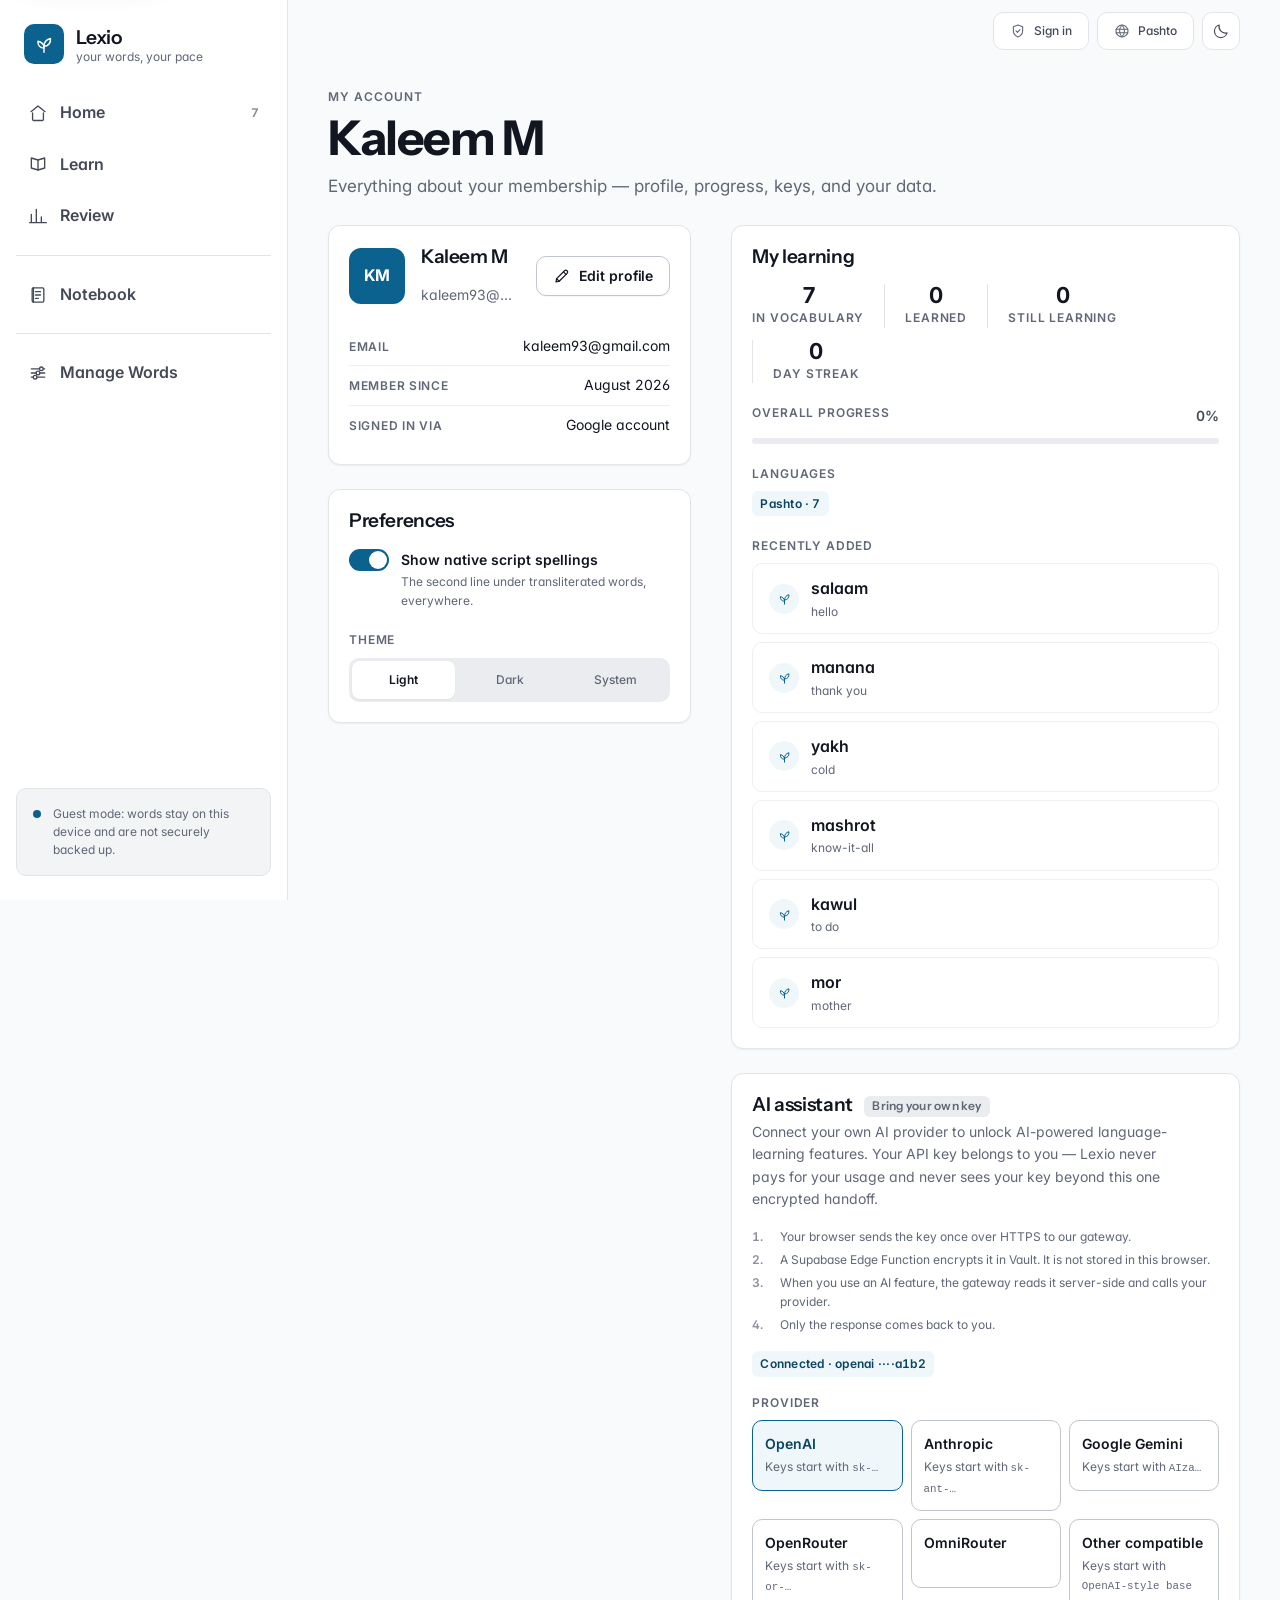
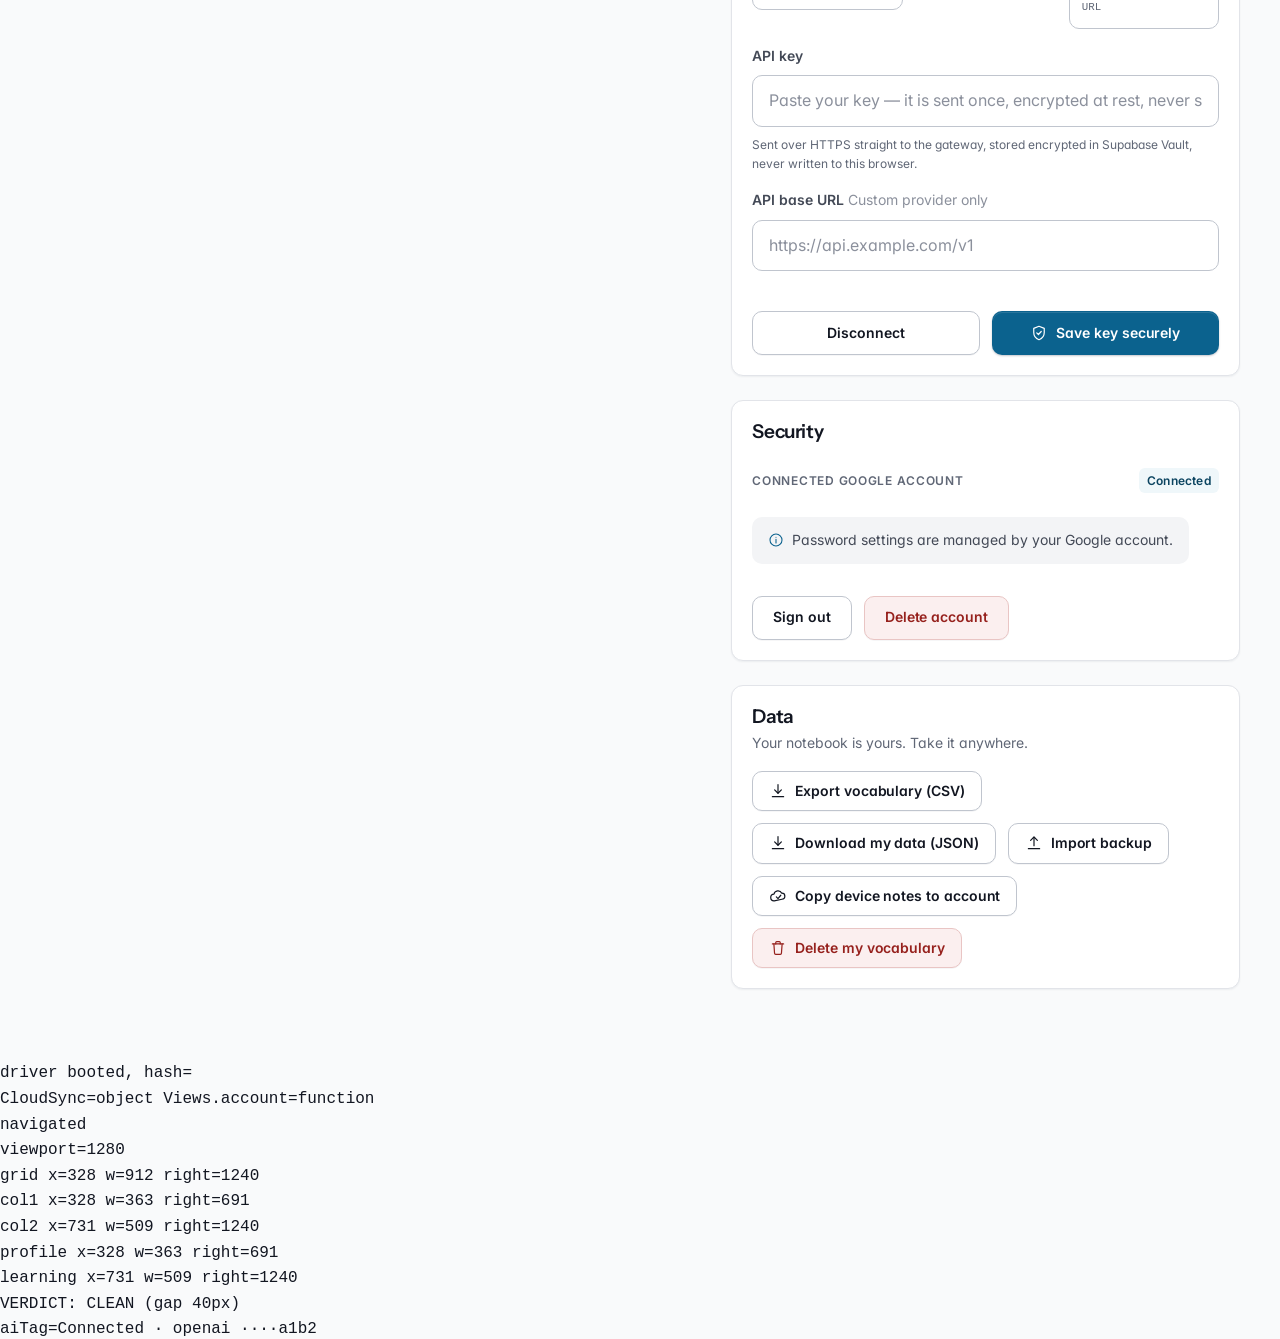
<file: index/_dbg.html>
﻿<!DOCTYPE html>
<html lang="en" dir="ltr" data-theme="light">
<head>
<meta charset="UTF-8">
<meta name="viewport" content="width=device-width, initial-scale=1, viewport-fit=cover">
<meta name="description" content="Lexio â€” build a private vocabulary in any language, with secure account sync or optional guest mode.">
<meta name="theme-color" content="#F9FAFB" media="(prefers-color-scheme: light)">
<meta name="theme-color" content="#12151A" media="(prefers-color-scheme: dark)">
<title>Lexio — Build your own vocabulary</title>

<link rel="preconnect" href="https://fonts.googleapis.com">
<link rel="preconnect" href="https://fonts.gstatic.com" crossorigin>
<link href="https://fonts.googleapis.com/css2?family=Instrument+Sans:wght@500;600;700&family=Inter:wght@400;500;600;700&display=swap" rel="stylesheet">

<link rel="stylesheet" href="css/tokens.css">
<link rel="stylesheet" href="css/base.css">
<link rel="stylesheet" href="css/components.css">
<link rel="stylesheet" href="css/app.css">
<link rel="icon" href="assets/favicon.svg" type="image/svg+xml">

<script>
  // Applied before paint to avoid a theme flash.
  (function () {
    try {
      var saved = JSON.parse(localStorage.getItem('lexio.v1') || '{}');
      var theme = (saved.settings && saved.settings.theme) || 'system';
      var dark = theme === 'dark' || (theme === 'system' &&
        window.matchMedia('(prefers-color-scheme: dark)').matches);
      document.documentElement.dataset.theme = dark ? 'dark' : 'light';
      if (saved.settings && saved.settings.uiDir === 'rtl') document.documentElement.dir = 'rtl';
    } catch (e) { /* first run */ }
  })();
</script>
</head>

<body>
<a class="skip-link" href="#view">Skip to content</a>

<div class="app">

  <!-- ============ Desktop side navigation / mobile brand source ============ -->
  <aside class="sidebar" id="sidebar">
    <div class="sidebar__brand">
      <span class="brand__mark" id="brand-mark" aria-hidden="true"></span>
      <span class="brand__text">
        <strong>Lexio</strong>
        <small>your words, your pace</small>
      </span>
    </div>

    <nav class="sidebar__nav" id="sidebar-nav" aria-label="Main"></nav>

    <div class="sidebar__foot">
      <div class="storage-note">
        <span class="storage-note__dot" aria-hidden="true"></span>
        <p id="storage-note-copy">Guest mode: words stay on this device and are not securely backed up.</p>
      </div>
    </div>
  </aside>

  <!-- ============ Content column ============ -->
  <div class="content">
    <header class="topbar" id="topbar">
      <div class="topbar__inner">
        <div class="topbar__brand">
          <span class="brand__mark brand__mark--sm" id="brand-mark-mobile" aria-hidden="true"></span>
          <span class="topbar__title" id="topbar-title">Lexio</span>
        </div>

        <div class="topbar__actions">
          <button type="button" class="chip account-button" id="account-button" aria-haspopup="menu" aria-expanded="false" aria-label="Account menu">
            <span class="chip__icon" id="account-icon" aria-hidden="true"></span>
            <span class="chip__label" id="account-label">Sign in</span>
          </button>
          <button type="button" class="chip chip--lang" id="lang-chip" aria-haspopup="dialog">
            <span class="chip__icon" id="lang-chip-icon" aria-hidden="true"></span>
            <span class="chip__label" id="lang-chip-label">Language</span>
          </button>
          <button type="button" class="icon-btn" id="theme-toggle" aria-label="Switch to dark theme">
            <span id="theme-toggle-icon" aria-hidden="true"></span>
          </button>
        </div>
      </div>
    </header>

    <main class="view" id="view" tabindex="-1"></main>
  </div>

  <!-- ============ Mobile bottom tab bar ============ -->
  <nav class="tabbar" id="tabbar" aria-label="Main"></nav>
</div>

<div id="modal-root"></div>
<div id="toast-root" class="toast-root" role="status" aria-live="polite"></div>

<script>
(function () {
  var doc = { schemaVersion: 3, createdAt: Date.now(),
    settings: { theme: 'light', uiDir: 'ltr', activeLanguageId: null, dailyGoal: 10,
      learnScopeId: null, showNativeScript: true, profile: { displayName: 'Kaleem M' } },
    languages: [{ id: 'langX', name: 'Pashto', code: 'ps', dir: 'rtl', createdAt: Date.now() }],
    words: [], progress: {}, sessions: [] };
  doc.settings.activeLanguageId = 'langX';
  var seed = [
    ['greetings', 'salaam', '', 'hello'], ['greetings', 'manana', '', 'thank you'],
    ['weather', 'yakh', '', 'cold'], ['adjectives', 'mashrot', '', 'know-it-all'],
    ['verbs', 'kawul', '', 'to do'], ['family', 'mor', '', 'mother'],
    ['numbers', 'yaw', '', 'one']
  ];
  seed.forEach(function (s, i) {
    doc.words.push({ id: 'sw' + i, languageId: 'langX', categoryId: s[0], term: s[1], nativeScript: s[2],
      meaning: s[3], example: '', dir: 'auto', dateAdded: new Date(Date.now() - i * 3600000).toISOString(),
      updatedAt: null, stats: { seen: 0, correct: 0, incorrect: 0, streak: 0, box: 0, lastReviewedAt: null, nextReviewAt: null } });
  });
  localStorage.setItem('lexio.v1', JSON.stringify(doc));
})();
</script>

<script src="js/icons.js"></script>
<script src="js/categories.js"></script>
<script src="js/store.js"></script>
<script src="js/scheduler.js"></script>
<script src="js/ui.js"></script>
<script src="js/cloud.js"></script>
<script src="js/word-display.js"></script>
<script src="js/activities/registry.js"></script>
<script src="js/activities/flashcards.js"></script>
<script src="js/activities/quiz.js"></script>
<script src="js/activities/match.js"></script>
<script src="js/views/home.js"></script>
<script src="js/views/category.js"></script>
<script src="js/views/learn.js"></script>
<script src="js/views/review.js"></script>
<script src="js/views/account.js"></script>
<script src="js/views/manage.js"></script>
<script src="js/router.js"></script>
<script src="js/app.js"></script>
<script src="_sim.js"></script>
</body>
</html>
</file>
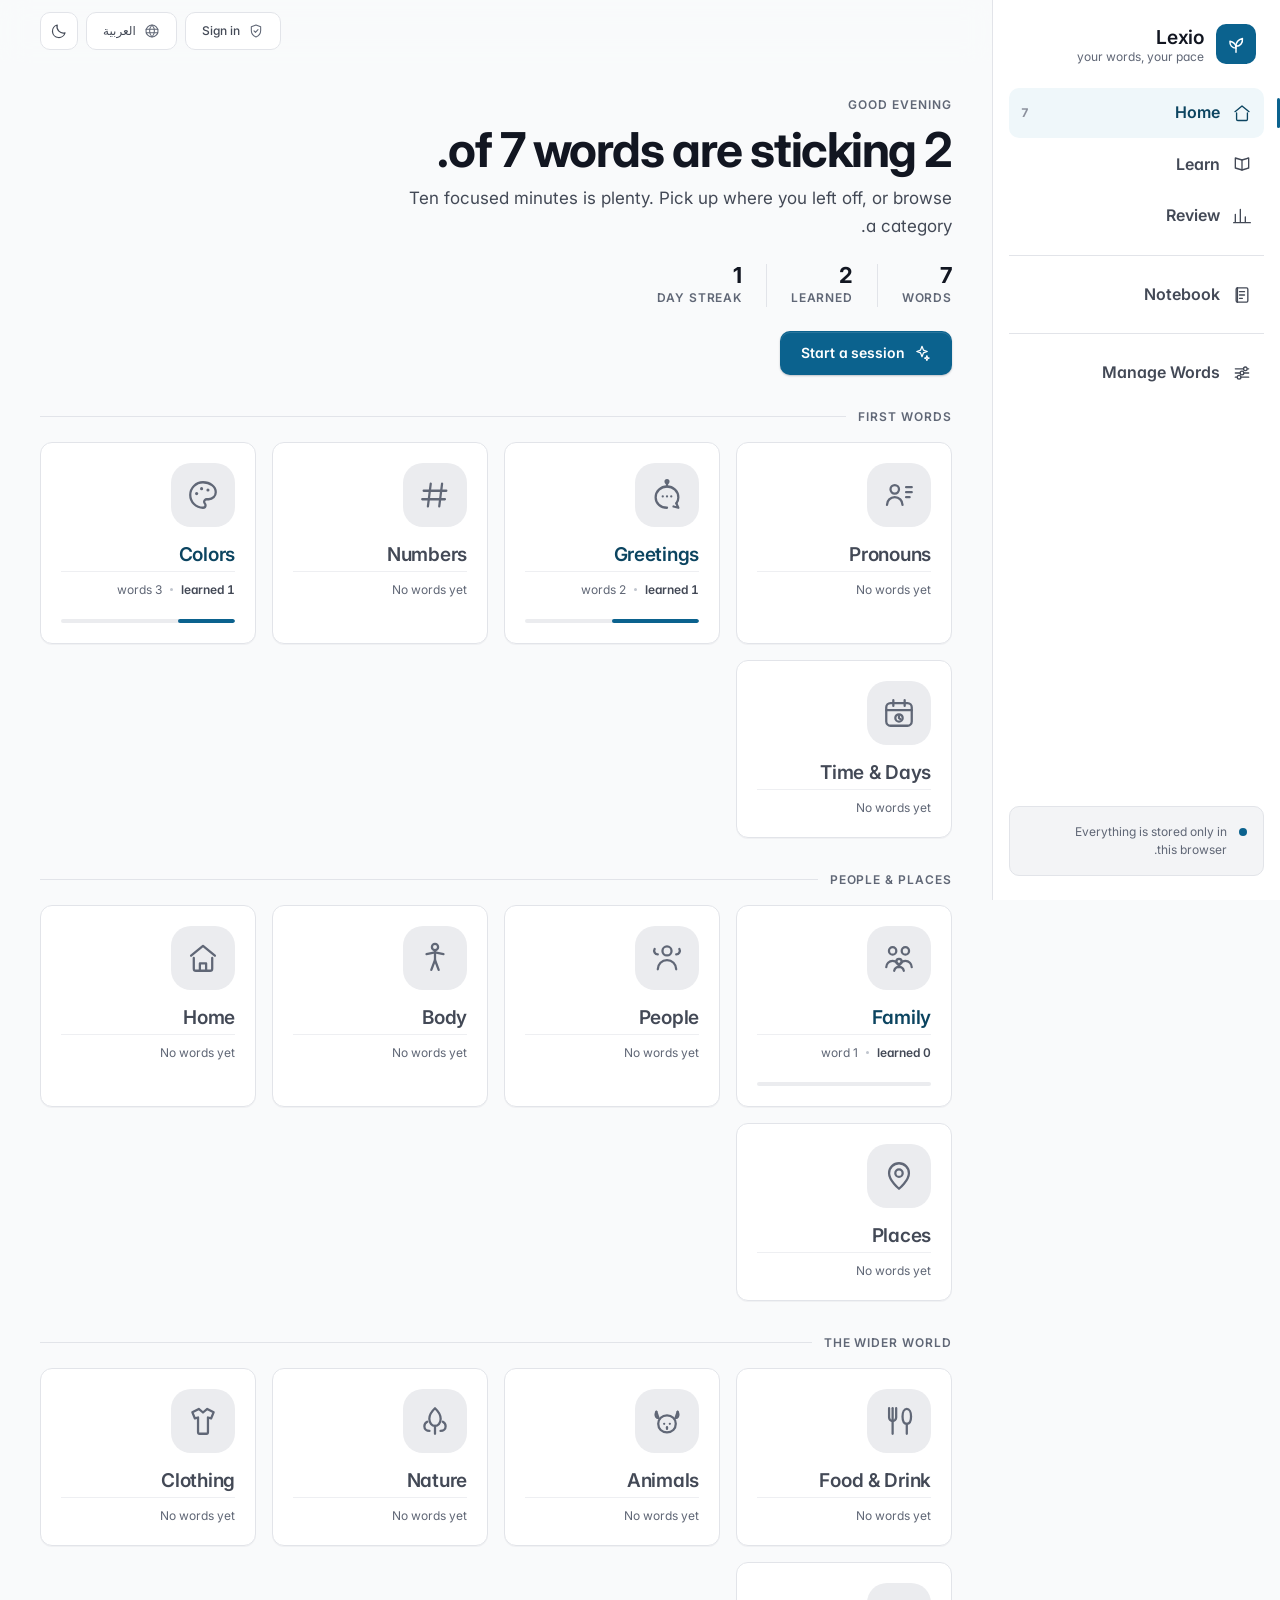
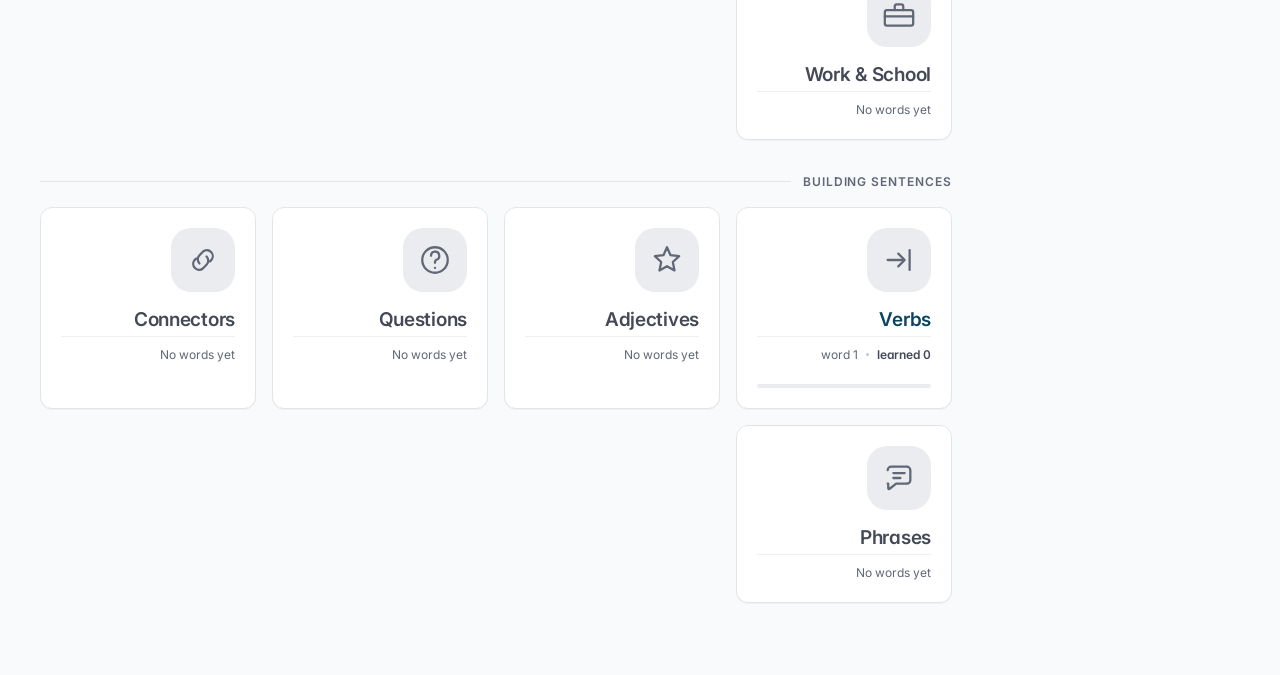
<file: index/rtl-check.html>
﻿<!DOCTYPE html>
<html lang="ar" dir="rtl" data-theme="light">
<head>
<meta charset="UTF-8">
<meta name="viewport" content="width=device-width, initial-scale=1, viewport-fit=cover">
<title>RTL check</title>
<link href="https://fonts.googleapis.com/css2?family=Fraunces:opsz,wght@9..144,400;9..144,500;9..144,600&family=Inter:wght@400;500;600;700&display=swap" rel="stylesheet">
<link rel="stylesheet" href="css/tokens.css">
<link rel="stylesheet" href="css/base.css">
<link rel="stylesheet" href="css/components.css">
<link rel="stylesheet" href="css/app.css">
</head>
<body>
<div class="app">
  <aside class="sidebar" id="sidebar">
    <div class="sidebar__brand">
      <span class="brand__mark" id="brand-mark" aria-hidden="true"></span>
      <span class="brand__text"><strong>Lexio</strong><small>your words, your pace</small></span>
    </div>
    <nav class="sidebar__nav" id="sidebar-nav" aria-label="Main"></nav>
    <div class="sidebar__foot">
      <div class="storage-note"><span class="storage-note__dot"></span>
      <p>Everything is stored only in this browser.</p></div>
    </div>
  </aside>
  <div class="content">
    <header class="topbar" id="topbar">
      <div class="topbar__inner">
        <div class="topbar__brand">
          <span class="brand__mark brand__mark--sm" id="brand-mark-mobile"></span>
          <span class="topbar__title" id="topbar-title">Lexio</span>
        </div>
        <div class="topbar__actions">
          <button type="button" class="chip account-button" id="account-button" aria-haspopup="dialog" aria-label="Sign in or create an account">
            <span class="chip__icon" id="account-icon" aria-hidden="true"></span>
            <span class="chip__label" id="account-label">Sign in</span>
          </button>
          <button type="button" class="chip chip--lang" id="lang-chip" aria-haspopup="dialog">
            <span class="chip__icon" id="lang-chip-icon"></span>
            <span class="chip__label" id="lang-chip-label">Language</span>
          </button>
          <button type="button" class="icon-btn" id="theme-toggle"><span id="theme-toggle-icon"></span></button>
        </div>
      </div>
    </header>
    <main class="view" id="view" tabindex="-1"></main>
  </div>
  <nav class="tabbar" id="tabbar" aria-label="Main"></nav>
</div>
<div id="modal-root"></div>
<div id="toast-root" class="toast-root"></div>

<script src="js/icons.js"></script>
<script src="js/categories.js"></script>
<script src="js/store.js"></script>
<script src="js/scheduler.js"></script>
<script>
/* Seed an RTL language with Arabic words BEFORE the app boots, so the grid
   renders populated cards with Arabic content inside an RTL interface. */
(function () {
  Store.resetAll();
  var lang = Store.addLanguage({ name: 'العربية', dir: 'rtl' });
  /* Tuple: [category, term, meaning, nativeScript?] — the last field lets a
     couple of entries demonstrate the optional second line of the pair card. */
  var seed = [
    ['colors', 'أحمر', 'red', ''],
    ['colors', 'أزرق', 'blue', ''],
    ['colors', 'أخضر', 'green', ''],
    ['greetings', 'marhaba', 'hello', 'مرحبا'],
    ['greetings', 'شكرا', 'thank you', ''],
    ['verbs', 'يكتب', 'to write', ''],
    ['family', 'أم', 'mother', '']
  ];
  /* Add through the store so every entry gets the normalized shape
     (including learning stats) the scheduler expects. */
  var added = seed.map(function (s) {
    return Store.addWord({
      languageId: lang.id, categoryId: s[0],
      term: s[1], meaning: s[2], nativeScript: s[3] || '', dir: 'rtl'
    });
  });
  Store.state.progress[added[0].id] = { box: 3, seen: 4, correct: 4, lastSeen: Date.now() };
  Store.state.progress[added[3].id] = { box: 3, seen: 4, correct: 5, lastSeen: Date.now() };
  Store.state.sessions.push({ at: Date.now(), correct: 4, total: 5 });
})();
</script>
<script src="js/ui.js"></script>
<script src="js/cloud.js"></script>
<script src="js/word-display.js"></script>
<script src="js/activities/registry.js"></script>
<script src="js/activities/flashcards.js"></script>
<script src="js/activities/quiz.js"></script>
<script src="js/activities/match.js"></script>
<script src="js/views/home.js"></script>
<script src="js/views/category.js"></script>
<script src="js/views/learn.js"></script>
<script src="js/views/review.js"></script>
<script src="js/views/manage.js"></script>
<script src="js/router.js"></script>
<script src="js/app.js"></script>
</body>

</html>
</file>
<file: index/css/tokens.css>
/* ==========================================================================
   Lexio design tokens — "Quiet Authority"
   Cool paper, deep petrol accent, burnished amber for edit mode.
   Hairlines and contrast do the structural work; color is spent sparingly.
   All spatial tokens are direction-agnostic (used with logical properties).
   ========================================================================== */

:root {
  color-scheme: light;

  /* ---- Brand / accent: deep petrol blue -------------------------------- */
  --accent-h: 200;
  --accent:        hsl(var(--accent-h) 85% 30%);
  --accent-strong: hsl(var(--accent-h) 85% 25%);   /* hover / pressed */
  --accent-soft:   hsl(var(--accent-h) 55% 96%);   /* barely-there tint */
  --accent-softer: hsl(var(--accent-h) 50% 97.5%);
  --accent-ink:    hsl(var(--accent-h) 80% 21%);
  --accent-line:   hsl(var(--accent-h) 40% 82%);
  --accent-glow:   hsl(var(--accent-h) 85% 30% / .12);

  /* Manage/edit mode: burnished amber-bronze, unmistakably secondary ---- */
  --edit-h: 32;
  --edit:        hsl(32 70% 38%);
  --edit-strong: hsl(32 72% 32%);
  --edit-soft:   hsl(32 55% 95%);
  --edit-softer: hsl(32 60% 97%);
  --edit-ink:    hsl(32 75% 25%);
  --edit-line:   hsl(32 45% 82%);

  --danger:        hsl(2 65% 42%);
  --danger-strong: hsl(2 68% 35%);
  --danger-soft:   hsl(2 60% 96%);
  --danger-line:   hsl(2 45% 84%);

  /* ---- Surfaces: cool, flat, figure over ground ------------------------ */
  --bg:          hsl(220 20% 98%);
  --bg-tint:     none;
  --surface:     hsl(0 0% 100%);
  --surface-2:   hsl(220 15% 96%);
  --surface-3:   hsl(220 13% 93%);
  --surface-inv: hsl(222 30% 12%);

  /* ---- Text ------------------------------------------------------------ */
  --ink:      hsl(222 30% 10%);
  --ink-2:    hsl(222 12% 30%);
  --ink-3:    hsl(222 10% 42%);
  --ink-4:    hsl(222 8% 58%);
  --ink-on-accent: hsl(0 0% 100%);

  /* ---- Lines ------------------------------------------------------------- */
  --line:        hsl(220 14% 90%);
  --line-soft:   hsl(220 14% 94%);
  --line-strong: hsl(220 12% 78%);

  /* ---- Elevation: tight, cool, quiet ------------------------------------- */
  --shadow-xs: 0 1px 0 hsl(222 30% 20% / .04);
  --shadow-sm: 0 1px 2px hsl(222 40% 12% / .06);
  --shadow-md: 0 2px 8px hsl(222 40% 12% / .07), 0 1px 2px hsl(222 40% 12% / .05);
  --shadow-lg: 0 8px 24px hsl(222 45% 12% / .09);
  --shadow-pop: 0 16px 48px hsl(222 50% 12% / .16);

  /* Focus ring: 2px accent outside a 1px surface gap. */
  --ring: 0 0 0 1px var(--surface), 0 0 0 3px hsl(var(--accent-h) 85% 40% / .5);

  /* ---- Radii ------------------------------------------------------------- */
  --r-xs: 6px;
  --r-sm: 8px;
  --r-md: 10px;
  --r-lg: 12px;
  --r-xl: 16px;
  --r-2xl: 20px;
  --r-full: 999px;

  /* ---- Space (4pt) ------------------------------------------------------- */
  --s-1: 4px;
  --s-2: 8px;
  --s-3: 12px;
  --s-4: 16px;
  --s-5: 20px;
  --s-6: 24px;
  --s-7: 32px;
  --s-8: 40px;
  --s-9: 56px;
  --s-10: 72px;

  /* ---- Type --------------------------------------------------------------- */
  --font-ui: 'Inter', ui-sans-serif, system-ui, -apple-system, 'Segoe UI', Roboto, sans-serif;
  --font-display: 'Instrument Sans', 'Inter', ui-sans-serif, system-ui, sans-serif;
  /* Fallback stack that covers Arabic / Hebrew / CJK / Devanagari nicely. */
  --font-word: 'Inter', 'Noto Sans', 'Segoe UI', system-ui, sans-serif;

  --t-xs:   0.75rem;     /* 12px floor — nothing renders smaller */
  --t-sm:   0.875rem;    /* 14px */
  --t-base: 1rem;        /* 16px */
  --t-md:   1.0625rem;   /* 17px */
  --t-lg:   1.1875rem;   /* 19px */
  --t-xl:   1.375rem;    /* 22px */
  --t-2xl:  clamp(1.5rem, 1.3rem + 1vw, 1.875rem);
  --t-3xl:  clamp(2rem, 1.6rem + 1.8vw, 3rem);

  /* ---- Motion -------------------------------------------------------------- */
  --ease: cubic-bezier(.2, .8, .2, 1);
  --ease-out: cubic-bezier(.16, 1, .3, 1);
  --dur-1: .12s;
  --dur-2: .2s;
  --dur-3: .32s;

  /* ---- Layout ---------------------------------------------------------------- */
  --sidebar-w: 268px;
  --content-max: 1180px;
  --tabbar-h: 60px;
  --safe-b: env(safe-area-inset-bottom, 0px);

  --z-nav: 40;
  --z-topbar: 30;
  --z-modal: 80;
  --z-toast: 90;
}

/* ==========================================================================
   Dark theme — same cool hue family, inset top-edge highlights instead of
   warm glows, accents lifted to ~62% lightness so they never vibrate.
   ========================================================================== */
[data-theme='dark'] {
  color-scheme: dark;

  --accent:        hsl(var(--accent-h) 62% 62%);
  --accent-strong: hsl(var(--accent-h) 66% 68%);
  --accent-soft:   hsl(var(--accent-h) 32% 16%);
  --accent-softer: hsl(var(--accent-h) 28% 13%);
  --accent-ink:    hsl(var(--accent-h) 75% 78%);
  --accent-line:   hsl(var(--accent-h) 28% 30%);
  --accent-glow:   hsl(var(--accent-h) 70% 60% / .16);

  --edit:        hsl(34 58% 62%);
  --edit-strong: hsl(34 62% 68%);
  --edit-soft:   hsl(32 26% 15%);
  --edit-softer: hsl(32 22% 12%);
  --edit-ink:    hsl(34 70% 74%);
  --edit-line:   hsl(32 24% 30%);

  --danger:        hsl(2 60% 64%);
  --danger-strong: hsl(2 64% 70%);
  --danger-soft:   hsl(2 30% 16%);
  --danger-line:   hsl(2 26% 32%);

  --bg:          hsl(222 20% 8%);
  --bg-tint:     none;
  --surface:     hsl(222 18% 11%);
  --surface-2:   hsl(222 16% 14%);
  --surface-3:   hsl(222 14% 18%);
  --surface-inv: hsl(220 20% 95%);

  --ink:   hsl(220 20% 95%);
  --ink-2: hsl(220 12% 76%);
  --ink-3: hsl(220 10% 63%);
  --ink-4: hsl(220 8% 48%);
  --ink-on-accent: hsl(222 30% 10%);

  --line:        hsl(220 12% 21%);
  --line-soft:   hsl(220 12% 17%);
  --line-strong: hsl(220 10% 31%);

  --shadow-xs: inset 0 1px 0 hsl(0 0% 100% / .04);
  --shadow-sm: inset 0 1px 0 hsl(0 0% 100% / .04), 0 1px 2px hsl(0 0% 0% / .35);
  --shadow-md: inset 0 1px 0 hsl(0 0% 100% / .04), 0 2px 8px hsl(0 0% 0% / .35);
  --shadow-lg: inset 0 1px 0 hsl(0 0% 100% / .05), 0 8px 24px hsl(0 0% 0% / .45);
  --shadow-pop: 0 16px 48px hsl(0 0% 0% / .55);

  --ring: 0 0 0 1px var(--surface), 0 0 0 3px hsl(var(--accent-h) 70% 60% / .5);
}
</file>
<file: index/css/base.css>
/* ==========================================================================
   Base / reset. Written with CSS logical properties throughout so the whole
   layout mirrors correctly when dir="rtl" is applied to <html> or to any
   individual word element.
   ========================================================================== */

*, *::before, *::after { box-sizing: border-box; }

* { margin: 0; padding: 0; }

html {
  -webkit-text-size-adjust: 100%;
  -moz-text-size-adjust: 100%;
  text-size-adjust: 100%;
  scroll-behavior: smooth;
}

body {
  min-block-size: 100dvh;
  font-family: var(--font-ui);
  font-optical-sizing: auto;
  font-size: var(--t-base);
  line-height: 1.6;
  color: var(--ink);
  background-color: var(--bg);
  background-image: var(--bg-tint);
  -webkit-font-smoothing: antialiased;
  -moz-osx-font-smoothing: grayscale;
  text-rendering: optimizeLegibility;
  font-feature-settings: 'cv02', 'cv03', 'cv04', 'cv11';
  overflow-wrap: break-word;
}

img, svg, video, canvas { display: block; max-inline-size: 100%; }
svg { flex: none; }

button, input, select, textarea {
  font: inherit;
  color: inherit;
  background: none;
  border: none;
  border-radius: 0;
}
button { cursor: pointer; -webkit-tap-highlight-color: transparent; }
button:disabled { cursor: not-allowed; }

a { color: var(--accent-ink); text-decoration: none; }

ul, ol { list-style: none; }

h1, h2, h3, h4 {
  font-family: var(--font-display);
  font-weight: 600;
  line-height: 1.2;
  letter-spacing: -0.02em;
  text-wrap: balance;
}
p { text-wrap: pretty; }

:focus { outline: none; }
:focus-visible {
  outline: 2px solid hsl(var(--accent-h) 85% 40% / .55);
  outline-offset: 2px;
  border-radius: var(--r-xs);
}

::selection { background: var(--accent-glow); }

/* ---- Scrollbars --------------------------------------------------------- */
* { scrollbar-width: thin; scrollbar-color: var(--line-strong) transparent; }
*::-webkit-scrollbar { inline-size: 10px; block-size: 10px; }
*::-webkit-scrollbar-thumb {
  background: var(--line-strong);
  border-radius: var(--r-full);
  border: 3px solid transparent;
  background-clip: content-box;
}

/* ---- Utilities ---------------------------------------------------------- */
.sr-only {
  position: absolute;
  inline-size: 1px; block-size: 1px;
  padding: 0; margin: -1px;
  overflow: hidden;
  clip-path: inset(50%);
  white-space: nowrap;
  border: 0;
}

.skip-link {
  position: fixed;
  inset-block-start: var(--s-3);
  inset-inline-start: var(--s-3);
  z-index: 100;
  padding: var(--s-3) var(--s-5);
  background: var(--surface);
  color: var(--ink);
  border: 1px solid var(--line);
  border-radius: var(--r-full);
  box-shadow: var(--shadow-lg);
  font-weight: 600;
  text-decoration: none;
  transform: translateY(-160%);
  transition: transform var(--dur-2) var(--ease);
}
.skip-link:focus-visible { transform: translateY(0); }

.stack { display: grid; gap: var(--s-4); }
.row { display: flex; align-items: center; gap: var(--s-3); }
.row--between { justify-content: space-between; }
.row--wrap { flex-wrap: wrap; }
.grow { flex: 1 1 auto; min-inline-size: 0; }
.hide { display: none !important; }

/* ---- Direction handling -------------------------------------------------
   Word/term content always carries dir="auto" (or an explicit per-language
   dir) so mixed scripts render correctly inside an otherwise LTR UI.
   ------------------------------------------------------------------------- */
[dir='auto'], [dir='rtl'], [dir='ltr'] { unicode-bidi: isolate; }

.bidi { unicode-bidi: isolate; }
.bidi-plaintext { unicode-bidi: plaintext; }

/* Text alignment that follows the element's own resolved direction. */
.text-start { text-align: start; }
.text-end   { text-align: end; }

/* Icons that imply direction (arrows, chevrons) flip under RTL. */
[dir='rtl'] .flip-rtl { transform: scaleX(-1); }

/* ---- Motion preferences -------------------------------------------------- */
@media (prefers-reduced-motion: reduce) {
  html { scroll-behavior: auto; }
  *, *::before, *::after {
    animation-duration: .01ms !important;
    animation-iteration-count: 1 !important;
    transition-duration: .01ms !important;
    scroll-behavior: auto !important;
  }
}
</file>
<file: index/css/components.css>
/* ==========================================================================
   Lexio component library — "Quiet Authority"
   Flat surfaces, crisp hairlines, one confident accent. No gradients,
   no dashed borders, no glows, nothing pill-shaped that isn't a track.
   ========================================================================== */

/* ---------- Buttons ------------------------------------------------------ */
.btn {
  --btn-bg: var(--surface);
  --btn-fg: var(--ink);
  --btn-bd: var(--line-strong);
  display: inline-flex;
  align-items: center;
  justify-content: center;
  gap: var(--s-2);
  min-block-size: 44px;
  padding-inline: var(--s-5);
  padding-block: var(--s-2);
  font-size: var(--t-sm);
  font-weight: 600;
  letter-spacing: -0.005em;
  color: var(--btn-fg);
  background: var(--btn-bg);
  border: 1px solid var(--btn-bd);
  border-radius: var(--r-md);
  box-shadow: var(--shadow-xs);
  transition: transform var(--dur-1) var(--ease),
              background-color var(--dur-2) var(--ease),
              border-color var(--dur-2) var(--ease),
              box-shadow var(--dur-2) var(--ease),
              color var(--dur-2) var(--ease);
  white-space: nowrap;
}
.btn:hover { box-shadow: var(--shadow-sm); }
.btn:active { transform: scale(.98); }
.btn:disabled { opacity: .5; box-shadow: none; transform: none; }
.btn svg { inline-size: 18px; block-size: 18px; }

.btn--primary {
  --btn-bg: var(--accent);
  --btn-fg: var(--ink-on-accent);
  --btn-bd: transparent;
  box-shadow: inset 0 1px 0 hsl(0 0% 100% / .12), 0 1px 2px hsl(222 40% 15% / .25);
}
.btn--primary:hover {
  --btn-bg: var(--accent-strong);
  box-shadow: inset 0 1px 0 hsl(0 0% 100% / .12), 0 1px 2px hsl(222 40% 15% / .3);
}

.btn--edit {
  --btn-bg: var(--edit);
  --btn-fg: var(--ink-on-accent);
  --btn-bd: transparent;
  box-shadow: inset 0 1px 0 hsl(0 0% 100% / .14), 0 1px 2px hsl(32 60% 15% / .25);
}
.btn--edit:hover { --btn-bg: var(--edit-strong); }

.btn--ghost { --btn-bg: transparent; --btn-bd: transparent; box-shadow: none; }
.btn--ghost:hover { --btn-bg: var(--surface-3); box-shadow: none; }
.btn--soft { --btn-bg: var(--accent-soft); --btn-fg: var(--accent-ink); --btn-bd: transparent; }
.btn--danger { --btn-bg: var(--danger-soft); --btn-fg: var(--danger-strong); --btn-bd: var(--danger-line); }
.btn--sm { min-block-size: 36px; padding-inline: var(--s-4); font-size: var(--t-sm); }
.btn--lg { min-block-size: 50px; padding-inline: var(--s-7); font-size: var(--t-md); }
.btn--block { inline-size: 100%; }

.icon-btn {
  display: inline-grid;
  place-items: center;
  inline-size: 38px;
  block-size: 38px;
  color: var(--ink-2);
  background: var(--surface);
  border: 1px solid var(--line);
  border-radius: var(--r-md);
  box-shadow: none;
  transition: color var(--dur-2) var(--ease), background-color var(--dur-2) var(--ease),
              transform var(--dur-1) var(--ease), border-color var(--dur-2) var(--ease);
}
.icon-btn:hover { color: var(--ink); border-color: var(--line-strong); background: var(--surface); }
.icon-btn:active { transform: scale(.95); }
.icon-btn svg { inline-size: 18px; block-size: 18px; }
.icon-btn--plain { background: transparent; border-color: transparent; box-shadow: none; }
.icon-btn--plain:hover { background: var(--surface-3); }

/* ---------- Chips -------------------------------------------------------- */
.chip {
  display: inline-flex;
  align-items: center;
  gap: var(--s-2);
  block-size: 38px;
  padding-inline: var(--s-4);
  max-inline-size: 46vw;
  font-size: var(--t-xs);
  font-weight: 500;
  color: var(--ink-2);
  background: var(--surface);
  border: 1px solid var(--line);
  border-radius: var(--r-md);
  transition: border-color var(--dur-2) var(--ease), color var(--dur-2) var(--ease),
              transform var(--dur-1) var(--ease);
}
.chip:hover { color: var(--ink); border-color: var(--line-strong); }
.chip:active { transform: scale(.98); }
.chip svg { inline-size: 16px; block-size: 16px; color: var(--ink-3); }
.chip__label { overflow: hidden; text-overflow: ellipsis; white-space: nowrap; }

/* Icons turn accent only when the chip is in an active/signed-in state. */
.account-button[data-signed-in='true'] svg,
.chip[aria-pressed='true'] svg { color: var(--accent); }

.tag {
  display: inline-flex;
  align-items: center;
  gap: var(--s-1);
  padding: 3px var(--s-2);
  font-size: var(--t-xs);
  font-weight: 600;
  letter-spacing: .02em;
  font-variant-numeric: tabular-nums;
  color: var(--ink-3);
  background: var(--surface-3);
  border-radius: var(--r-xs);
}
.tag--accent { color: var(--accent-ink); background: var(--accent-soft); }
.tag--edit { color: var(--edit-ink); background: var(--edit-soft); }

/* ---------- Cards -------------------------------------------------------- */
.card {
  background: var(--surface);
  border: 1px solid var(--line);
  border-radius: var(--r-lg);
  box-shadow: var(--shadow-sm);
}
.card--pad { padding: var(--s-5); }
.card--flat { box-shadow: none; }

/* ---------- Section heading --------------------------------------------- */
.section-head {
  display: flex;
  align-items: flex-end;
  justify-content: space-between;
  gap: var(--s-4);
  margin-block-end: var(--s-4);
}
.section-head h2 {
  font-size: var(--t-lg);
  letter-spacing: -0.02em;
}
.section-head p {
  margin-block-start: 2px;
  font-size: var(--t-sm);
  color: var(--ink-3);
}
.eyebrow {
  display: block;
  font-size: var(--t-xs);
  font-weight: 600;
  letter-spacing: .08em;
  text-transform: uppercase;
  color: var(--ink-3);
}

/* ---------- Empty states -------------------------------------------------
   Primary screens: flat card, solid hairline, deliberate art well.
   ------------------------------------------------------------------------- */
.empty {
  display: grid;
  justify-items: center;
  gap: var(--s-4);
  padding: var(--s-8) var(--s-5) var(--s-9);
  text-align: center;
  background: var(--surface);
  border: 1px solid var(--line);
  border-radius: var(--r-xl);
}
.empty__art {
  position: relative;
  display: grid;
  place-items: center;
  inline-size: 88px;
  block-size: 88px;
  color: var(--accent-ink);
  background: var(--accent-soft);
  border-radius: 14px;
}
.empty__art svg { inline-size: 40px; block-size: 40px; }
.empty h3 { font-size: var(--t-xl); font-weight: 600; letter-spacing: -0.015em; }
.empty p {
  max-inline-size: 46ch;
  font-size: var(--t-base);
  color: var(--ink-3);
}
.empty__actions { display: flex; flex-wrap: wrap; gap: var(--s-3); justify-content: center; margin-block-start: var(--s-2); }
.empty--sm { padding: var(--s-7) var(--s-4); }
.empty--sm .empty__art { inline-size: 72px; block-size: 72px; }
.empty--sm .empty__art svg { inline-size: 32px; block-size: 32px; }
.empty--edit .empty__art { color: var(--edit-ink); background: var(--edit-soft); }

/* ---------- Toast -------------------------------------------------------- */
.toast-root {
  position: fixed;
  inset-block-end: calc(var(--tabbar-h) + var(--safe-b) + var(--s-4));
  inset-inline: 0;
  z-index: var(--z-toast);
  display: grid;
  justify-items: center;
  gap: var(--s-2);
  padding-inline: var(--s-4);
  pointer-events: none;
}
.toast {
  display: flex;
  align-items: center;
  gap: var(--s-3);
  max-inline-size: 420px;
  padding: var(--s-3) var(--s-5);
  font-size: var(--t-sm);
  font-weight: 500;
  color: var(--bg);
  background: var(--surface-inv);
  border: 1px solid hsl(0 0% 100% / .08);
  border-radius: var(--r-md);
  box-shadow: var(--shadow-pop);
  animation: toast-in var(--dur-3) var(--ease-out);
}
.toast svg { inline-size: 17px; block-size: 17px; }
.toast--out { animation: toast-out var(--dur-2) var(--ease) forwards; }
@keyframes toast-in {
  from { opacity: 0; transform: translateY(10px) scale(.96); }
  to   { opacity: 1; transform: none; }
}
@keyframes toast-out {
  to { opacity: 0; transform: translateY(6px) scale(.97); }
}

/* ---------- Modal / sheet ------------------------------------------------ */
.modal {
  position: fixed;
  inset: 0;
  z-index: var(--z-modal);
  display: grid;
  align-items: end;
  justify-items: center;
  padding: 0;
  background: hsl(222 25% 8% / .55);
  backdrop-filter: blur(6px);
  -webkit-backdrop-filter: blur(6px);
  animation: fade-in var(--dur-2) var(--ease);
}
.modal__panel {
  inline-size: 100%;
  max-inline-size: 520px;
  max-block-size: 88dvh;
  overflow-y: auto;
  padding: var(--s-5) var(--s-5) calc(var(--s-6) + var(--safe-b));
  background: var(--surface);
  border: 1px solid var(--line);
  border-start-start-radius: var(--r-xl);
  border-start-end-radius: var(--r-xl);
  box-shadow: var(--shadow-pop);
  animation: sheet-up var(--dur-3) var(--ease-out);
}
.modal__grab {
  inline-size: 40px;
  block-size: 4px;
  margin: 0 auto var(--s-4);
  background: var(--line-strong);
  border-radius: var(--r-full);
}
.modal__title { font-family: var(--font-display); font-size: var(--t-xl); font-weight: 600; letter-spacing: -0.015em; margin-block-end: var(--s-1); }
.modal__desc { font-size: var(--t-sm); color: var(--ink-3); margin-block-end: var(--s-5); }
.modal__actions { display: flex; gap: var(--s-3); margin-block-start: var(--s-6); }
.modal__actions .btn { flex: 1 1 0; }

@keyframes fade-in { from { opacity: 0; } to { opacity: 1; } }
@keyframes sheet-up {
  from { opacity: 0; transform: translateY(24px); }
  to   { opacity: 1; transform: none; }
}

@media (min-width: 700px) {
  .modal { align-items: center; padding: var(--s-6); }
  .modal__panel {
    border-radius: var(--r-xl);
    padding: var(--s-6);
    animation-name: pop-in;
  }
  .modal__grab { display: none; }
  @keyframes pop-in {
    from { opacity: 0; transform: translateY(12px) scale(.98); }
    to   { opacity: 1; transform: none; }
  }
}

/* ---------- Option list (used in sheets) --------------------------------- */
.option-list { display: grid; gap: var(--s-2); }
.option {
  display: flex;
  align-items: center;
  gap: var(--s-3);
  inline-size: 100%;
  padding: var(--s-3) var(--s-4);
  text-align: start;
  border: 1px solid var(--line);
  border-radius: var(--r-md);
  background: var(--surface-2);
  transition: border-color var(--dur-2) var(--ease), background-color var(--dur-2) var(--ease);
}
.option:hover { border-color: var(--accent-line); background: var(--accent-softer); }
.option[aria-pressed='true'] { border-color: var(--accent); background: var(--accent-soft); color: var(--accent-ink); }
.option__title { font-weight: 600; }
.option__sub { font-size: var(--t-xs); color: var(--ink-3); }
.option svg { flex: none; inline-size: 20px; block-size: 20px; }

/* ---------- Form fields --------------------------------------------------
   White at rest, hairline border, accent focus. Inputs use dir="auto"
   wherever the user types content in a target language.
   ------------------------------------------------------------------------- */
.field { display: grid; gap: var(--s-2); }
.field__label { font-size: var(--t-sm); font-weight: 600; color: var(--ink-2); }
.field__hint { font-size: var(--t-xs); color: var(--ink-3); }
.field__input,
.field__select,
.field__textarea {
  inline-size: 100%;
  min-block-size: 46px;
  padding: var(--s-3) var(--s-4);
  font-size: var(--t-base);
  color: var(--ink);
  background: var(--surface);
  border: 1px solid var(--line-strong);
  border-radius: var(--r-md);
  transition: border-color var(--dur-2) var(--ease), box-shadow var(--dur-2) var(--ease),
              background-color var(--dur-2) var(--ease);
}
.field__input::placeholder, .field__textarea::placeholder { color: var(--ink-4); }
.field__input:focus, .field__select:focus, .field__textarea:focus {
  outline: none;
  background: var(--surface);
  border-color: var(--accent);
  box-shadow: var(--ring);
}
.field__textarea { min-block-size: 130px; resize: vertical; line-height: 1.6; }

/* Segmented control */
.seg {
  display: grid;
  grid-auto-flow: column;
  grid-auto-columns: 1fr;
  gap: 3px;
  padding: 3px;
  background: var(--surface-3);
  border-radius: var(--r-md);
}
.seg__opt { position: relative; display: block; }
.seg__opt input {
  position: absolute;
  inset: 0;
  opacity: 0;
  inline-size: 100%;
  block-size: 100%;
  cursor: pointer;
}
.seg__opt span {
  display: grid;
  place-items: center;
  min-block-size: 38px;
  padding-inline: var(--s-2);
  font-size: var(--t-xs);
  font-weight: 500;
  color: var(--ink-3);
  border-radius: var(--r-sm);
  text-align: center;
  transition: color var(--dur-2) var(--ease), background-color var(--dur-2) var(--ease),
              box-shadow var(--dur-2) var(--ease);
}
.seg__opt input:checked + span {
  color: var(--ink);
  font-weight: 600;
  background: var(--surface);
  box-shadow: var(--shadow-sm);
}
.seg__opt input:focus-visible + span { box-shadow: var(--ring); }

/* ---------- Progress ----------------------------------------------------- */
.bar {
  display: block;
  block-size: 6px;
  inline-size: 100%;
  overflow: hidden;
  background: var(--surface-3);
  border-radius: var(--r-full);
}
.bar__fill {
  display: block;
  block-size: 100%;
  inline-size: 0%;
  background: var(--accent);
  border-radius: inherit;
  transition: inline-size var(--dur-3) var(--ease-out);
}

/* ---------- Account and authentication ----------------------------------- */
.account-button[data-signed-in='true'] {
  color: var(--accent-ink);
  background: var(--accent-soft);
  border-color: var(--accent-line);
}
.guest-warning {
  display: flex;
  align-items: flex-start;
  gap: var(--s-3);
  margin-block-end: var(--s-5);
  padding: var(--s-4);
  color: var(--ink-2);
  background: var(--warning-soft, var(--surface-2));
  border: 1px solid var(--line);
  border-radius: var(--r-md);
}
.guest-warning svg { flex: none; inline-size: 20px; color: var(--danger); }
.guest-warning p { font-size: var(--t-sm); line-height: 1.55; }
.btn--google { inline-size: 100%; }
.auth-divider {
  display: flex;
  align-items: center;
  gap: var(--s-3);
  margin-block: var(--s-5);
  color: var(--ink-4);
  font-size: var(--t-xs);
  text-transform: uppercase;
  letter-spacing: .06em;
}
.auth-divider::before, .auth-divider::after { content: ''; flex: 1; block-size: 1px; background: var(--line); }
.auth-actions { display: grid; grid-template-columns: 1fr 1fr; gap: var(--s-3); }
.auth-guest { inline-size: 100%; margin-block-start: var(--s-3); }
.account-card {
  display: grid;
  gap: var(--s-1);
  padding: var(--s-5);
  background: var(--accent-soft);
  border: 1px solid var(--accent-line);
  border-radius: var(--r-md);
}
.account-card strong { overflow-wrap: anywhere; }
.account-card span { color: var(--accent-ink); font-size: var(--t-sm); }
.link-button {
  display: inline;
  padding: 0;
  color: var(--accent-ink);
  font: inherit;
  font-weight: 700;
  text-decoration: underline;
  text-underline-offset: 2px;
}

@media (max-width: 480px) {
  .account-button .chip__label { display: none; }
  .account-button { padding-inline: var(--s-3); }
}

/* ---------- Skeleton ----------------------------------------------------- */
.skeleton {
  background: var(--surface-3);
  border-radius: var(--r-sm);
  animation: shimmer 1.4s ease-in-out infinite;
}
@keyframes shimmer {
  0%, 100% { opacity: 1; }
  50% { opacity: .55; }
}
</file>
<file: index/css/app.css>
/* ==========================================================================
   App shell + views. Mobile-first: the base rules describe the phone layout,
   and the >=900px block widens the same components onto desktop.
   ========================================================================== */

.app { min-block-size: 100dvh; }

/* ---------- Sidebar (desktop only) --------------------------------------- */
.sidebar { display: none; }

.brand__mark {
  display: grid;
  place-items: center;
  inline-size: 40px;
  block-size: 40px;
  color: var(--ink-on-accent);
  background: var(--accent);
  border-radius: var(--r-md);
}
.brand__mark svg { inline-size: 22px; block-size: 22px; }
.brand__mark--sm { inline-size: 32px; block-size: 32px; }
.brand__mark--sm svg { inline-size: 18px; block-size: 18px; }

.brand__text { display: grid; line-height: 1.25; }
.brand__text strong {
  font-family: var(--font-display);
  font-size: 1.2rem;
  font-weight: 600;
  letter-spacing: -0.02em;
}
.brand__text small { font-size: var(--t-xs); color: var(--ink-3); }

.brand__text { display: grid; line-height: 1.25; }
.brand__text strong {
  font-family: var(--font-display);
  font-size: 1.2rem;
  font-weight: 600;
  letter-spacing: -0.01em;
}
.brand__text small { font-size: var(--t-xs); color: var(--ink-3); }

/* ---------- Top bar ------------------------------------------------------ */
.topbar {
  position: sticky;
  inset-block-start: 0;
  z-index: var(--z-topbar);
  background: color-mix(in srgb, var(--bg) 82%, transparent);
  backdrop-filter: saturate(1.6) blur(14px);
  -webkit-backdrop-filter: saturate(1.6) blur(14px);
  border-block-end: 1px solid transparent;
  transition: border-color var(--dur-2) var(--ease);
}
.topbar[data-scrolled='true'] { border-block-end-color: var(--line); }

.topbar__inner {
  display: flex;
  align-items: center;
  justify-content: space-between;
  gap: var(--s-3);
  inline-size: min(100%, var(--content-max));
  margin-inline: auto;
  padding: var(--s-2) var(--s-4);
  padding-block-start: calc(var(--s-2) + env(safe-area-inset-top, 0px));
}
.topbar__brand { display: flex; align-items: center; gap: var(--s-3); min-inline-size: 0; }
.topbar__title {
  font-family: var(--font-display);
  font-size: 1.15rem;
  font-weight: 600;
  letter-spacing: -0.02em;
  overflow: hidden;
  text-overflow: ellipsis;
  white-space: nowrap;
}
.topbar__actions { display: flex; align-items: center; gap: var(--s-2); flex: none; }

/* Manage mode signals with a calm amber underline, not a full retint. */
.app[data-mode='manage'] .topbar::after {
  content: '';
  position: absolute;
  inset-inline: 0;
  inset-block-end: -1px;
  block-size: 2px;
  background: var(--edit);
}
.app[data-mode='manage'] .chip { border-color: var(--edit-line); }
.app[data-mode='manage'] .chip svg { color: var(--edit); }

/* ---------- Content column ----------------------------------------------- */
.content { min-block-size: 100dvh; }

.view {
  inline-size: min(100%, var(--content-max));
  margin-inline: auto;
  padding: var(--s-5) var(--s-4);
  padding-block-end: calc(var(--tabbar-h) + var(--safe-b) + var(--s-8));
  animation: view-in var(--dur-3) var(--ease-out);
}
@keyframes view-in {
  from { opacity: 0; transform: translateY(8px); }
  to   { opacity: 1; transform: none; }
}

/* ---------- Bottom tab bar (mobile) -------------------------------------- */
.tabbar {
  position: fixed;
  inset-block-end: 0;
  inset-inline: 0;
  z-index: var(--z-nav);
  display: grid;
  grid-auto-flow: column;
  grid-auto-columns: 1fr;
  align-items: stretch;
  block-size: calc(var(--tabbar-h) + var(--safe-b));
  padding-block-end: var(--safe-b);
  background: color-mix(in srgb, var(--surface) 88%, transparent);
  backdrop-filter: saturate(1.8) blur(18px);
  -webkit-backdrop-filter: saturate(1.8) blur(18px);
  border-block-start: 1px solid var(--line);
}

.tab {
  position: relative;
  display: grid;
  place-items: center;
  align-content: center;
  gap: 3px;
  padding-block: var(--s-2);
  font-size: 11px;
  font-weight: 600;
  letter-spacing: .01em;
  color: var(--ink-3);
  transition: color var(--dur-2) var(--ease);
}
.tab svg { inline-size: 22px; block-size: 22px; }
.tab[aria-current='page'] { color: var(--accent-ink); }
.tab[aria-current='page']::before {
  content: '';
  position: absolute;
  inset-block-start: 0;
  inline-size: 20px;
  block-size: 2px;
  background: var(--accent);
  border-radius: var(--r-full);
}
.tab--manage { color: var(--ink-3); }
.tab--manage::after {
  content: '';
  position: absolute;
  inset-block: 12px;
  inset-inline-start: 0;
  inline-size: 1px;
  background: var(--line);
}
.tab--manage[aria-current='page'] { color: var(--edit-ink); }
.tab--manage[aria-current='page']::before { background: var(--edit); }

/* ==========================================================================
   HOME
   ========================================================================== */

/* ---- Hero: borderless page header, editorial ----------------------------- */
.hero {
  position: relative;
  padding-block: var(--s-4) 0;
  margin-block-end: var(--s-7);
}
.hero__greet { position: relative; }
.hero h1 {
  margin-block: var(--s-2) var(--s-2);
  font-family: var(--font-display);
  font-size: var(--t-3xl);
  font-weight: 700;
  letter-spacing: -0.03em;
  line-height: 1.15;
}
.hero p {
  max-inline-size: 52ch;
  font-size: var(--t-md);
  color: var(--ink-2);
}

/* Stat blocks: big tabular number over an uppercase label, hairlines
   between — no pills, no icons. */
.hero__stats {
  position: relative;
  display: flex;
  flex-wrap: wrap;
  column-gap: var(--s-6);
  row-gap: var(--s-4);
  margin-block-start: var(--s-6);
}
.stat-pill {
  display: grid;
  gap: 2px;
}
.stat-pill svg { display: none; }
.stat-pill b {
  font-size: var(--t-xl);
  font-weight: 700;
  line-height: 1;
  letter-spacing: -0.02em;
  color: var(--ink);
}
.stat-pill span {
  font-size: var(--t-xs);
  font-weight: 600;
  letter-spacing: .07em;
  text-transform: uppercase;
  color: var(--ink-3);
}
.stat-pill + .stat-pill { border-inline-start: 1px solid var(--line); padding-inline-start: var(--s-6); }
.hero__cta { position: relative; display: flex; flex-wrap: wrap; gap: var(--s-3); margin-block-start: var(--s-6); }

/* ---- Category grid ------------------------------------------------------
   2 columns on the smallest phones, growing with the viewport. The card is
   the same component at every size — desktop only gets more of them per row.
   ------------------------------------------------------------------------- */
.cat-grid {
  display: grid;
  grid-template-columns: repeat(auto-fill, minmax(148px, 1fr));
  gap: var(--s-3);
}

.cat-card {
  position: relative;
  display: grid;
  align-content: start;
  gap: var(--s-3);
  padding: var(--s-4);
  text-align: start;
  background: var(--surface);
  border: 1px solid var(--line);
  border-radius: var(--r-lg);
  box-shadow: var(--shadow-xs);
  transition: transform var(--dur-2) var(--ease-out),
              box-shadow var(--dur-2) var(--ease),
              border-color var(--dur-2) var(--ease);
}
@media (hover: hover) {
  .cat-card:hover {
    transform: translateY(-1px);
    border-color: var(--accent-line);
    box-shadow: var(--shadow-sm);
  }
  /* One shared highlight: the theme accent, identical for every card. */
  .cat-card:hover .cat-card__icon {
    color: var(--accent);
    background: var(--accent-soft);
  }
}
.cat-card:active { transform: translateY(0); }

.cat-card__icon {
  display: grid;
  place-items: center;
  inline-size: 44px;
  block-size: 44px;
  color: var(--ink-3);
  background: var(--surface-3);
  border-radius: var(--r-md);
  transition: color var(--dur-2) var(--ease), background-color var(--dur-2) var(--ease);
}
.cat-card__icon svg { inline-size: 24px; block-size: 24px; }

.cat-card__text { display: grid; gap: var(--s-1); }
.cat-card__name {
  font-size: var(--t-md);
  font-weight: 600;
  letter-spacing: -0.015em;
  line-height: 1.25;
}
.cat-card__meta {
  display: flex;
  align-items: center;
  gap: var(--s-2);
  padding-block-start: var(--s-2);
  border-block-start: 1px solid var(--line-soft);
  font-size: var(--t-xs);
  color: var(--ink-3);
}
.cat-card__count { font-variant-numeric: tabular-nums; font-weight: 600; color: var(--ink-2); }
.cat-card__dot { inline-size: 3px; block-size: 3px; border-radius: 50%; background: var(--line-strong); }

.cat-card__bar {
  margin-block-start: var(--s-1);
  block-size: 4px;
}
.cat-card__bar .bar__fill { background: var(--accent); }

.cat-card--empty .cat-card__name { color: var(--ink-2); }

.cat-card__add {
  position: absolute;
  inset-block-start: var(--s-3);
  inset-inline-end: var(--s-3);
  font-size: var(--t-xs);
  font-weight: 700;
  color: var(--ink-4);
  opacity: 0;
  transition: opacity var(--dur-2) var(--ease);
}
@media (hover: hover) { .cat-card:hover .cat-card__add { opacity: 1; } }

/* ---- Group label between category tiers --------------------------------- */
.tier {
  display: flex;
  align-items: center;
  gap: var(--s-3);
  margin-block: var(--s-7) var(--s-4);
}
.tier:first-of-type { margin-block-start: var(--s-2); }
.tier__label {
  font-size: var(--t-xs);
  font-weight: 600;
  letter-spacing: .08em;
  text-transform: uppercase;
  color: var(--ink-3);
  white-space: nowrap;
}
.tier__rule { flex: 1; block-size: 1px; background: var(--line); }

/* ==========================================================================
   PHASE 3 — CATEGORY DETAIL / READ-ONLY BROWSER
   ========================================================================== */
.category-page { animation: category-reveal .35s var(--ease-out) both; }
@keyframes category-reveal {
  from { opacity: 0; transform: translateY(8px); }
  to { opacity: 1; transform: none; }
}
.cat-head__back { margin-inline-start: calc(var(--s-4) * -1); margin-block-end: var(--s-3); color: var(--ink-3); }
.cat-head__back svg { inline-size: 17px; block-size: 17px; }
.cat-head__row { display: flex; align-items: center; gap: var(--s-4); }
.cat-head__copy { min-inline-size: 0; }
.cat-head__icon {
  display: grid;
  place-items: center;
  inline-size: 60px;
  block-size: 60px;
  flex: none;
  color: var(--cat-fg, var(--accent));
  background: var(--cat-bg, var(--accent-soft));
  border-radius: var(--r-lg);
}
@keyframes category-icon-in {
  from { opacity: 0; transform: translateY(6px); }
  to { opacity: 1; transform: none; }
}
.cat-head__icon svg { inline-size: 30px; block-size: 30px; }
.cat-head__row h1 {
  margin-block: 2px;
  font-size: var(--t-2xl);
  font-weight: 700;
  letter-spacing: -0.025em;
}
.cat-head__row p { font-size: var(--t-sm); color: var(--ink-3); }
.cat-head__row .eyebrow { color: var(--cat-fg, var(--accent)); }

.browse { margin-block-start: var(--s-7); }
.browse-tools { display: grid; gap: var(--s-4); margin-block-end: var(--s-5); }
.browse-tools__copy h2 { font-size: var(--t-xl); font-weight: 600; letter-spacing: -0.02em; }
.browse-tools__copy p { margin-block-start: var(--s-1); color: var(--ink-3); font-size: var(--t-sm); }
.browse-search { border-radius: var(--r-md); }
.browse-search:focus-within { border-color: var(--accent); box-shadow: var(--ring); }
.browse-actions { display: flex; margin-block-end: var(--s-4); }
.browse-actions .btn svg { inline-size: 15px; block-size: 15px; }
.browse-grid { display: grid; gap: var(--s-3); }

/* The entry card: flat surface, category ledger-tab on the start edge. */
.browse-word {
  position: relative;
  min-inline-size: 0;
  padding: var(--s-5);
  background: var(--surface);
  border: 1px solid var(--line);
  border-inline-start: 3px solid var(--cat-fg, var(--accent-line));
  border-radius: 14px;
  box-shadow: var(--shadow-xs);
  animation: word-card-in .35s var(--word-delay, 70ms) var(--ease-out) both;
  transition: transform var(--dur-2) var(--ease-out), border-color var(--dur-2) var(--ease),
              box-shadow var(--dur-2) var(--ease);
}
@keyframes word-card-in {
  from { opacity: 0; transform: translateY(8px); }
  to { opacity: 1; transform: none; }
}
@media (hover: hover) {
  .browse-word:hover {
    transform: translateY(-1px);
    border-color: var(--line-strong);
    border-inline-start-color: var(--cat-fg, var(--accent));
    box-shadow: var(--shadow-md);
  }
}

/* Two-part pair layout with specimen-label eyebrows and a fading divider. */
.word-pair {
  display: grid;
  grid-template-columns: minmax(0, 5fr) minmax(0, 6fr);
  gap: var(--s-4);
}
.word-pair__script,
.word-pair__sense {
  position: relative;
  display: grid;
  align-content: center;
  gap: var(--s-1);
  min-inline-size: 0;
}
.word-pair__sense {
  padding-inline-start: var(--s-4);
  gap: var(--s-1);
}
/* Hairline divider fading at both ends. */
.word-pair__sense::before {
  content: '';
  position: absolute;
  inset-block: var(--s-2);
  inset-inline-start: 0;
  inline-size: 1px;
  background: linear-gradient(180deg, transparent, var(--line-strong) 22%, var(--line-strong) 78%, transparent);
}
.word-pair__eyebrow {
  font-size: 11px;
  font-weight: 600;
  letter-spacing: .09em;
  text-transform: uppercase;
  color: var(--ink-4);
  margin-block-end: 2px;
}
.word-pair__eyebrow--cat { color: color-mix(in srgb, var(--cat-fg, var(--accent)) 62%, var(--ink-3)); }
.word-pair__term {
  font-family: var(--font-word);
  font-size: clamp(1.35rem, 3.5vw, 1.65rem);
  font-weight: 650;
  line-height: 1.3;
  letter-spacing: -0.015em;
  overflow-wrap: anywhere;
}
.word-pair__native {
  margin-block-start: 4px;
  color: var(--ink-2);
  font-family: var(--font-word);
  font-size: 1.1rem;
  line-height: 1.55;
}
.word-pair__meaning {
  font-size: var(--t-md);
  font-weight: 500;
  line-height: 1.5;
  color: var(--ink);
}
.word-pair__example {
  margin-block-start: var(--s-2);
  padding-inline-start: var(--s-3);
  border-inline-start: 2px solid var(--cat-fg, var(--accent-line));
  color: var(--ink-3);
  font-family: var(--font-word);
  font-size: var(--t-sm);
  font-style: italic;
  line-height: 1.7;
}
.word-pair__example span { color: var(--cat-fg, var(--accent)); opacity: .7; }

.browse-no-results {
  display: grid;
  justify-items: center;
  gap: var(--s-2);
  padding: var(--s-8) var(--s-4);
  text-align: center;
  color: var(--ink-3);
  background: var(--surface-2);
  border: 1px solid var(--line);
  border-radius: var(--r-lg);
}
.manage-callout {
  display: grid;
  grid-template-columns: auto minmax(0, 1fr);
  gap: var(--s-3);
  align-items: center;
  margin-block-start: var(--s-8);
  padding: var(--s-4);
  color: var(--edit-ink);
  background: color-mix(in srgb, var(--edit-soft) 72%, var(--surface));
  border: 1px solid var(--edit-line);
  border-radius: var(--r-lg);
}
.manage-callout__icon { display: grid; place-items: center; inline-size: 40px; block-size: 40px; color: var(--edit); background: var(--surface); border-radius: var(--r-md); }
.manage-callout__icon svg { inline-size: 20px; block-size: 20px; }
.manage-callout strong { display: block; }
.manage-callout p { color: var(--ink-3); font-size: var(--t-xs); }
.manage-callout .btn { grid-column: 1 / -1; color: var(--edit-ink); border-color: var(--edit-line); }
.manage-callout .btn svg { inline-size: 15px; block-size: 15px; }

/* ==========================================================================
   Placeholder views (Learn / Review / Manage shells for Phase 1)
   ========================================================================== */
.page-head { margin-block-end: var(--s-6); }
.page-head h1 {
  font-size: var(--t-3xl);
  font-weight: 700;
  letter-spacing: -0.03em;
  line-height: 1.15;
  margin-block: var(--s-1) var(--s-2);
}
.page-head p { max-inline-size: 56ch; color: var(--ink-3); font-size: var(--t-md); }

.preview-grid {
  display: grid;
  grid-template-columns: 1fr;
  gap: var(--s-3);
  margin-block-start: var(--s-5);
}
.preview-card {
  display: grid;
  gap: var(--s-2);
  padding: var(--s-5);
  background: var(--surface);
  border: 1px solid var(--line);
  border-radius: var(--r-lg);
  box-shadow: var(--shadow-xs);
}
.preview-card__icon {
  display: grid;
  place-items: center;
  inline-size: 44px;
  block-size: 44px;
  color: var(--accent);
  background: var(--accent-soft);
  border-radius: var(--r-md);
  margin-block-end: var(--s-1);
}
.preview-card__icon svg { inline-size: 22px; block-size: 22px; }
.preview-card h3 { font-size: var(--t-md); }
.preview-card .stat-value {
  font-size: var(--t-xl);
  font-weight: 700;
  line-height: 1;
  letter-spacing: -0.02em;
  font-variant-numeric: tabular-nums;
}
.preview-card .stat-value + p { color: var(--ink-3); }
.preview-card .stat-value + p strong { color: var(--ink-2); }
.preview-card p { font-size: var(--t-sm); color: var(--ink-3); }
.preview-card--soon { box-shadow: none; background: var(--surface-2); }

/* Manage mode surfaces */
.manage-banner {
  display: flex;
  align-items: flex-start;
  gap: var(--s-3);
  padding: var(--s-4) var(--s-5);
  margin-block-end: var(--s-6);
  color: var(--edit-ink);
  background: var(--edit-softer);
  border: 1px solid var(--edit-line);
  border-start-start-radius: 0;
  border-inline-start: 3px solid var(--edit);
  border-radius: var(--r-md);
}
.manage-banner svg { inline-size: 20px; block-size: 20px; flex: none; margin-block-start: 2px; }
.manage-banner strong { display: block; font-size: var(--t-base); }
.manage-banner p { font-size: var(--t-sm); opacity: .9; }
.manage-banner .preview-card__icon { color: var(--edit); background: transparent; }

.app[data-mode='manage'] .page-head h1 { color: var(--edit-ink); }
.app[data-mode='manage'] .preview-card__icon { color: var(--edit); background: var(--edit-soft); }

/* Data/storage rows */
.data-row {
  display: flex;
  align-items: center;
  gap: var(--s-4);
  padding: var(--s-4) var(--s-5);
  border-block-end: 1px solid var(--line-soft);
}
.data-row:last-child { border-block-end: none; }
.data-row__text { flex: 1; min-inline-size: 0; }
.data-row__text strong { display: block; font-size: var(--t-base); font-weight: 600; }
.data-row__text span { font-size: var(--t-sm); color: var(--ink-3); }

/* ==========================================================================
    PHASE 2 — MANAGE WORDS
    ========================================================================== */
.manage-scope { display: flex; flex-wrap: wrap; align-items: center; justify-content: space-between; gap: var(--s-3); margin-block: calc(var(--s-2) * -1) var(--s-5); color: var(--edit-ink); font-size: var(--t-sm); }
.manage-scope .btn { color: var(--ink-3); margin-inline-start: calc(var(--s-4) * -1); }
.manage-title { max-inline-size: 700px; margin-block: var(--s-6) var(--s-7); }
.manage-title h1 {
  margin-block: var(--s-2) var(--s-3);
  font-size: var(--t-3xl);
  font-weight: 700;
  letter-spacing: -0.03em;
}
.manage-title p { max-inline-size: 55ch; color: var(--ink-3); font-size: var(--t-md); }
.language-section { margin-block-end: var(--s-8); }
.language-section .section-head h2,
.library__head h2,
.backup-section .page-head h2 { font-size: var(--t-xl); font-weight: 600; letter-spacing: -0.02em; }
.language-list { overflow: hidden; }

.editor-grid { display: grid; gap: var(--s-4); margin-block-end: var(--s-9); }
.editor-card { overflow: hidden; border-color: var(--edit-line); }
.editor-card__head {
  display: flex;
  align-items: flex-start;
  gap: var(--s-4);
  padding: var(--s-5);
  background: var(--edit-softer);
  border-block-end: 1px solid var(--edit-line);
}
.editor-card__icon {
  display: grid; place-items: center; flex: none;
  inline-size: 44px; block-size: 44px;
  color: var(--edit-ink); background: var(--surface);
  border-radius: var(--r-md);
}
.editor-card__icon svg { inline-size: 22px; block-size: 22px; }
.editor-card__head h2 { margin-block: 2px var(--s-1); font-size: var(--t-lg); font-weight: 600; }
.editor-card__head p { color: var(--ink-3); font-size: var(--t-sm); }
.editor-card code { padding: 2px 6px; font-family: ui-monospace, monospace; font-size: .84em; background: var(--surface-3); border-radius: var(--r-xs); }
.word-form, .bulk-form { display: grid; gap: var(--s-4); padding: var(--s-5); }
.word-form .field__input:focus, .word-form .field__select:focus, .word-form .field__textarea:focus,
.bulk-form .field__input:focus, .bulk-form .field__select:focus, .bulk-form .field__textarea:focus {
  border-color: var(--edit);
  box-shadow: 0 0 0 1px var(--surface), 0 0 0 3px hsl(var(--edit-h) 70% 45% / .45);
}
.field__textarea--short { min-block-size: 92px; }
.optional { color: var(--ink-4); font-weight: 400; }
.form-submit { display: flex; align-items: center; justify-content: space-between; gap: var(--s-3); }
.form-submit__note { font-size: var(--t-xs); color: var(--ink-3); }
.bulk-form__preview { justify-self: start; }
.bulk-preview { margin: 0 var(--s-5) var(--s-5); border: 1px solid var(--line-strong); border-radius: var(--r-md); overflow: hidden; }
.bulk-preview__cols {
  display: grid;
  grid-template-columns: 28px minmax(90px, 1fr) minmax(90px, 1fr);
  gap: var(--s-3);
  padding: var(--s-2) var(--s-4);
  background: var(--surface-2);
  border-block-end: 1px solid var(--line);
}
.bulk-preview__cols span {
  font-size: 11px;
  font-weight: 600;
  letter-spacing: .08em;
  text-transform: uppercase;
  color: var(--ink-3);
}
.bulk-preview__head { display: flex; flex-wrap: wrap; align-items: center; justify-content: space-between; gap: var(--s-3); padding: var(--s-3) var(--s-4); background: var(--edit-soft); }
.bulk-preview__head span { color: var(--ink-3); font-size: var(--t-sm); }
.bulk-preview__rows { max-block-size: 260px; overflow: auto; }
.bulk-preview__row { display: grid; grid-template-columns: 28px minmax(90px, 1fr) minmax(90px, 1fr); gap: var(--s-3); align-items: baseline; padding: var(--s-3) var(--s-4); border-block-end: 1px solid var(--line-soft); font-size: var(--t-sm); }
.bulk-preview__row:last-child { border-block-end: 0; }
.bulk-preview__row > span:first-child { color: var(--ink-4); font-size: var(--t-xs); font-variant-numeric: tabular-nums; }
.bulk-preview__row--error { grid-template-columns: auto 1fr; background: var(--danger-soft); color: var(--danger-strong); }
.bulk-preview__row--error small { grid-column: 2; }
.form-error { margin: 0 var(--s-5) var(--s-5); padding: var(--s-3) var(--s-4); color: var(--danger-strong); background: var(--danger-soft); border: 1px solid var(--danger-line); border-radius: var(--r-md); font-size: var(--t-sm); }

.library { margin-block-end: var(--s-10); }
.library-tools { display: grid; gap: var(--s-3); margin-block-end: var(--s-4); }
.search-box { display: flex; align-items: center; gap: var(--s-3); min-block-size: 46px; padding-inline: var(--s-4); background: var(--surface); border: 1px solid var(--line-strong); border-radius: var(--r-md); transition: border-color var(--dur-2), box-shadow var(--dur-2); }
.search-box:focus-within { border-color: var(--edit); box-shadow: 0 0 0 1px var(--surface), 0 0 0 3px hsl(var(--edit-h) 70% 45% / .45); }
.search-box svg { inline-size: 18px; block-size: 18px; color: var(--ink-4); }
.search-box input { inline-size: 100%; min-inline-size: 0; outline: 0; }
.filter-box .field__select { background-color: var(--surface); }
.word-list { overflow: hidden; background: var(--surface); border: 1px solid var(--line); border-radius: var(--r-lg); box-shadow: var(--shadow-xs); }
.word-row { display: grid; grid-template-columns: minmax(0, 1fr) auto; gap: var(--s-3); align-items: center; padding: var(--s-4); border-block-end: 1px solid var(--line-soft); transition: background-color var(--dur-2) var(--ease); }
.word-row:last-child { border-block-end: 0; }
.word-row:hover { background: var(--surface-2); }
.word-row__main { display: grid; min-inline-size: 0; }
.word-row__term { font-family: var(--font-word); font-size: var(--t-md); font-weight: 600; line-height: 1.35; }
.word-row__native { font-family: var(--font-word); font-size: var(--t-base); line-height: 1.45; color: var(--ink-2); }
.word-row__meaning { color: var(--ink-2); font-weight: 400; }
.word-row__example { margin-block-start: var(--s-1); overflow: hidden; color: var(--ink-3); font-family: var(--font-word); font-size: var(--t-sm); text-overflow: ellipsis; white-space: nowrap; }
.word-row__meta { display: none; align-items: center; gap: var(--s-2); }
.direction-badge { font-size: 11px; font-weight: 600; letter-spacing: .06em; color: var(--ink-3); font-variant-numeric: tabular-nums; }
.word-row__actions { display: flex; }
.word-row__actions .icon-btn { inline-size: 38px; block-size: 38px; }
.word-row__delete:hover { color: var(--danger-strong); background: var(--danger-soft); }
.list-empty { display: grid; justify-items: center; gap: var(--s-2); padding: var(--s-8) var(--s-4); text-align: center; color: var(--ink-3); background: var(--surface-2); border: 1px solid var(--line); border-radius: var(--r-lg); }
.list-empty > svg { inline-size: 32px; block-size: 32px; color: var(--edit); margin-block-end: var(--s-2); }
.list-empty strong { color: var(--ink); font-size: var(--t-md); }
.list-empty p { font-size: var(--t-sm); margin-block-end: var(--s-2); }
.backup-section { margin-block-start: var(--s-8); padding-block-start: var(--s-8); border-block-start: 1px solid var(--line); }
.backup-section .page-head { margin-block-end: var(--s-5); }
.backup-section .data-row { flex-wrap: wrap; }

/* The destructive action sits clearly apart, flagged by a danger hairline. */
.data-row--danger {
  margin-block-start: var(--s-4);
  border-block-start: 1px solid var(--danger-line);
}

/* ==========================================================================
   DESKTOP  (>= 900px)  — the same components, wider.
   ========================================================================== */

@media (min-width: 900px) {
  .app {
    display: grid;
    grid-template-columns: var(--sidebar-w) minmax(0, 1fr);
  }

  .tabbar { display: none; }

  .sidebar {
    position: sticky;
    inset-block-start: 0;
    display: flex;
    flex-direction: column;
    gap: var(--s-6);
    block-size: 100dvh;
    padding: var(--s-6) var(--s-4);
    background: var(--surface);
    border-inline-end: 1px solid var(--line);
  }
  .sidebar__brand { display: flex; align-items: center; gap: var(--s-3); padding-inline: var(--s-2); }
  .sidebar__nav { display: grid; gap: 2px; }

  .nav-link {
    position: relative;
    display: flex;
    align-items: center;
    gap: var(--s-3);
    padding: var(--s-3) var(--s-3);
    font-size: var(--t-base);
    font-weight: 600;
    color: var(--ink-2);
    border-radius: var(--r-md);
    text-align: start;
    transition: color var(--dur-2) var(--ease), background-color var(--dur-2) var(--ease);
  }
  .nav-link svg { inline-size: 20px; block-size: 20px; flex: none; }
  .nav-link:hover { color: var(--ink); background: var(--surface-3); }
  .nav-link[aria-current='page'] { color: var(--accent-ink); background: var(--accent-soft); font-weight: 600; }
  .nav-link[aria-current='page']::before {
    content: '';
    position: absolute;
    inset-inline-start: calc(var(--s-4) * -1);
    inset-block: 20%;
    inline-size: 3px;
    background: var(--accent);
    border-radius: 2px;
  }
  .nav-link__count {
    margin-inline-start: auto;
    font-size: var(--t-xs);
    font-weight: 700;
    font-variant-numeric: tabular-nums;
    color: var(--ink-4);
  }
  .nav-sep {
    block-size: 1px;
    margin-block: var(--s-3);
    background: var(--line);
  }
  .nav-link--manage[aria-current='page'] { color: var(--edit-ink); background: var(--edit-soft); }
  .nav-link--manage[aria-current='page']::before { background: var(--edit); }

  .sidebar__foot { margin-block-start: auto; }
  .storage-note {
    display: flex;
    gap: var(--s-3);
    padding: var(--s-4);
    font-size: var(--t-xs);
    line-height: 1.5;
    color: var(--ink-3);
    background: var(--surface-2);
    border: 1px solid var(--line);
    border-radius: var(--r-md);
  }
  .storage-note__dot {
    inline-size: 8px; block-size: 8px;
    flex: none;
    margin-block-start: 5px;
    background: var(--accent);
    border-radius: 50%;
  }

  .topbar__brand { display: none; }
  .topbar__inner {
    justify-content: flex-end;
    padding-inline: var(--s-8);
    padding-block: var(--s-3);
  }
  .view { padding: var(--s-6) var(--s-8) var(--s-10); }

  .hero { padding-block-start: var(--s-2); }
  .cat-grid { grid-template-columns: repeat(auto-fill, minmax(190px, 1fr)); gap: var(--s-4); }
  .cat-card { padding: var(--s-5); gap: var(--s-4); }
  .cat-card__icon { inline-size: 64px; block-size: 64px; border-radius: 20px; }
  .cat-card__icon svg { inline-size: 34px; block-size: 34px; }
  .cat-card__name { font-size: var(--t-lg); }

  .preview-grid { grid-template-columns: repeat(3, 1fr); }
  .browse-tools { grid-template-columns: minmax(0, 1fr) minmax(280px, 390px); align-items: end; }
  .browse-actions { justify-content: flex-end; margin-block: calc(var(--s-2) * -1) var(--s-4); }
  .browse-grid { grid-template-columns: repeat(2, minmax(0, 1fr)); gap: var(--s-4); }
  .browse-word { padding: var(--s-6); }
  .manage-callout { grid-template-columns: auto minmax(0, 1fr) auto; padding: var(--s-5); }
  .manage-callout .btn { grid-column: auto; }

  .editor-grid { grid-template-columns: minmax(0, 1fr) minmax(0, 1fr); align-items: start; }
  .word-form { grid-template-columns: 1fr 1fr; }
  .word-form__wide { grid-column: 1 / -1; }
  .bulk-form { grid-template-columns: 1fr 1fr; }
  .bulk-form__paste { grid-column: 1 / -1; }
  .bulk-form__preview { grid-column: 1 / -1; }
  .library-tools { grid-template-columns: minmax(260px, 1fr) minmax(190px, 280px); }
  .word-row { grid-template-columns: minmax(0, 1fr) auto auto; padding-inline: var(--s-5); }
  .word-row__meta { display: flex; }
  .backup-section .data-row { flex-wrap: nowrap; }

  .toast-root { inset-block-end: var(--s-6); }
}

@media (min-width: 1240px) {
  :root { --sidebar-w: 288px; }
}

/* ==========================================================================
   PHASE 4 — LEARN MODE
   Hub (scope chips, activity cards, scheduler explainer), session chrome,
   flashcards (3D flip), quiz, match-up, and the session summary.
   Mobile-first; desktop refinements live at the end of this section.
   ========================================================================== */

/* ---- Learn hub ----------------------------------------------------------- */
/* The "due now" block reads as actionable: accent number, no wash. */
.stat-pill--accent b { color: var(--accent); }
.stat-pill--accent span { color: var(--accent-ink); }

.learn-pills { margin-block-end: var(--s-5); }

.scope-chips {
  display: flex;
  gap: var(--s-2);
  overflow-x: auto;
  padding-block-end: var(--s-2);
  margin-block-end: var(--s-5);
  scroll-snap-type: x proximity;
  scrollbar-width: none;
  -webkit-overflow-scrolling: touch;
}
.scope-chips::-webkit-scrollbar { display: none; }

.scope-chip {
  display: inline-flex;
  flex: none;
  align-items: center;
  gap: var(--s-2);
  scroll-snap-align: start;
  padding: var(--s-2) var(--s-3);
  font-size: var(--t-xs);
  font-weight: 600;
  color: var(--ink-2);
  background: var(--surface);
  border: 1px solid var(--line-strong);
  border-radius: var(--r-sm);
  transition: color var(--dur-2) var(--ease), background-color var(--dur-2) var(--ease),
              border-color var(--dur-2) var(--ease), transform var(--dur-1) var(--ease);
}
.scope-chip:active { transform: scale(.98); }
.scope-chip b {
  padding-inline: var(--s-1);
  min-inline-size: 20px;
  text-align: center;
  font-size: var(--t-xs);
  font-weight: 600;
  font-variant-numeric: tabular-nums;
  color: var(--ink-4);
  background: var(--surface-3);
  border-radius: var(--r-xs);
}
.scope-chip.is-active {
  color: var(--accent-ink);
  background: var(--accent-soft);
  border-color: var(--accent-line);
}
.scope-chip.is-active b { color: var(--accent-ink); background: var(--surface); }

.mode-grid { grid-template-columns: 1fr; }

.mode-card {
  display: flex;
  align-items: center;
  gap: var(--s-4);
  padding: var(--s-4) var(--s-5);
  background: var(--surface);
  border: 1px solid var(--line);
  border-radius: var(--r-lg);
  box-shadow: var(--shadow-sm);
  transition: transform var(--dur-2) var(--ease-out), box-shadow var(--dur-2) var(--ease),
              border-color var(--dur-2) var(--ease), opacity var(--dur-2) var(--ease);
}
@media (hover: hover) {
  .mode-card:hover {
    transform: translateY(-1px);
    border-color: var(--line-strong);
    box-shadow: var(--shadow-md);
  }
  .mode-card:hover .mode-card__go { transform: translateX(3px); color: var(--accent); }
}
.mode-card:active { transform: translateY(0); }

.mode-card__icon {
  display: grid;
  flex: none;
  place-items: center;
  inline-size: 44px;
  block-size: 44px;
  color: var(--accent-ink);
  background: var(--accent-soft);
  border-radius: var(--r-md);
}
.mode-card__icon svg { inline-size: 22px; block-size: 22px; }
.mode-card__body { display: grid; gap: 2px; min-inline-size: 0; }
.mode-card__name { font-size: var(--t-md); font-weight: 600; letter-spacing: -.015em; }
.mode-card__desc { font-size: var(--t-sm); color: var(--ink-3); }
.mode-card__meta {
  display: inline-flex;
  align-items: center;
  gap: var(--s-1);
  margin-block-start: var(--s-1);
  font-size: var(--t-xs);
  font-weight: 600;
  color: var(--accent-ink);
}
.mode-card__meta svg { inline-size: 13px; block-size: 13px; }
.mode-card__go { margin-inline-start: auto; color: var(--ink-4); transition: transform var(--dur-2) var(--ease-out), color var(--dur-2) var(--ease); }
.mode-card__go svg { inline-size: 18px; block-size: 18px; }
[dir='rtl'] .mode-card__go svg { transform: scaleX(-1); }

.mode-card--locked {
  background: var(--surface-2);
  border-color: var(--line-strong);
  box-shadow: none;
  opacity: .72;
}
.mode-card--locked .mode-card__icon { color: var(--ink-4); background: var(--surface-3); }
.mode-card--locked .mode-card__meta { color: var(--ink-4); }

.learn-gate-grid { margin-block-start: var(--s-5); }
.learn-gate-grid .tag svg { inline-size: 12px; block-size: 12px; margin-inline-end: 4px; }

.learn-how {
  margin-block-start: var(--s-6);
  padding: var(--s-4) var(--s-5);
  font-size: var(--t-sm);
  color: var(--ink-2);
  background: var(--surface);
  border: 1px solid var(--line);
  border-radius: var(--r-md);
}
.learn-how summary {
  display: flex;
  align-items: center;
  gap: var(--s-2);
  font-weight: 600;
  color: var(--ink-2);
  cursor: pointer;
  list-style: none;
}
.learn-how summary::-webkit-details-marker { display: none; }
.learn-how summary svg { inline-size: 16px; block-size: 16px; color: var(--accent); }
.learn-how p { max-inline-size: 62ch; margin-block: var(--s-3) 0; }
.learn-how__boxes {
  display: grid;
  grid-template-columns: repeat(auto-fill, minmax(170px, 1fr));
  gap: 0 var(--s-5);
  margin-block-start: var(--s-2);
}
/* Fine-table treatment: hairline rows, small-caps labels, tabular figures. */
.learn-how__boxes li {
  display: flex;
  align-items: baseline;
  justify-content: space-between;
  gap: var(--s-3);
  padding: var(--s-2) 0;
  border-block-end: 1px solid var(--line-soft);
}
.learn-how__boxes b {
  font-size: 11px;
  font-weight: 600;
  letter-spacing: .07em;
  text-transform: uppercase;
  color: var(--ink-3);
}
.learn-how__boxes span { font-size: var(--t-xs); color: var(--ink-3); font-variant-numeric: tabular-nums; }

/* ---- Session shell -------------------------------------------------------- */
.session { display: grid; gap: var(--s-5); }
.session--gate { padding-block-start: var(--s-4); }

.session-head { display: flex; align-items: center; gap: var(--s-3); }
.session-head .icon-btn { margin-inline-start: calc(var(--s-3) * -1); }
.session-head__title { display: grid; min-inline-size: 0; line-height: 1.3; }
.session-head__title strong {
  overflow: hidden;
  font-size: var(--t-lg);
  font-weight: 600;
  letter-spacing: -.02em;
  text-overflow: ellipsis;
  white-space: nowrap;
}

.session-meter { display: grid; justify-items: center; gap: var(--s-2); min-block-size: 12px; }
.session-meter[hidden] { display: none; }
.session-meter__dots { display: flex; flex-wrap: wrap; justify-content: center; gap: 6px; }
.session-meter__dots i {
  inline-size: 10px;
  block-size: 10px;
  background: var(--line);
  border-radius: var(--r-full);
  transition: background-color var(--dur-2) var(--ease), transform var(--dur-2) var(--ease-out);
}
.session-meter__dots i.is-now { background: var(--line-strong); transform: scale(1.25); }
.session-meter__dots i.is-good { background: var(--accent); }
.session-meter__dots i.is-soft { background: color-mix(in srgb, var(--danger) 45%, var(--line)); }

.session-stage { display: grid; }
.session-stage > section { animation: word-card-in .42s var(--ease-out) both; }

.kbd {
  display: inline-block;
  padding: 1px 7px;
  font-size: .72rem;
  font-weight: 600;
  color: var(--ink-3);
  background: var(--surface);
  border: 1px solid var(--line-strong);
  border-bottom-width: 2px;
  border-radius: 6px;
}
.session-kbd {
  margin: 0;
  font-size: var(--t-xs);
  color: var(--ink-4);
  text-align: center;
}
@media (pointer: coarse) { .session-kbd { display: none; } }

/* ---- Flashcards ------------------------------------------------------------ */
.fc { display: grid; justify-items: center; gap: var(--s-5); }

.fc-stage {
  display: grid;
  inline-size: 100%;
  place-items: center;
  touch-action: pan-y;
  user-select: none;
  -webkit-user-select: none;
}

.fc-card {
  position: relative;
  inline-size: min(100%, 480px);
  block-size: clamp(300px, 48dvh, 400px);
  perspective: 1400px;
  cursor: pointer;
  border-radius: var(--r-xl);
  transition: transform var(--dur-2) var(--ease-out);
}
.fc-card:focus-visible { box-shadow: var(--ring); }

.fc-card__inner {
  position: relative;
  inline-size: 100%;
  block-size: 100%;
  transform-style: preserve-3d;
  transition: transform .5s var(--ease-out);
}
.fc-card.is-flipped .fc-card__inner { transform: rotateY(180deg); }

.fc-card__face {
  position: absolute;
  inset: 0;
  display: grid;
  align-content: center;
  justify-items: center;
  gap: var(--s-4);
  padding: var(--s-6);
  text-align: center;
  overflow: hidden;
  background: var(--surface);
  border: 1px solid var(--line-strong);
  border-radius: var(--r-xl);
  box-shadow: var(--shadow-lg);
  backface-visibility: hidden;
  -webkit-backface-visibility: hidden;
}
.fc-card__face--front {
  background: var(--surface);
}
.fc-card__face--back {
  background: var(--accent-softer);
  border-color: var(--accent-line);
  transform: rotateY(180deg);
}
/* 3px accent bar so front/back are distinguishable mid-flip. */
.fc-card__face--back::before {
  content: '';
  position: absolute;
  inset-inline: 0;
  inset-block-start: 0;
  block-size: 3px;
  background: var(--accent);
}

.fc-card__eyebrow {
  position: absolute;
  inset-block-start: var(--s-4);
  inset-inline: 0;
  font-size: 11px;
  font-weight: 600;
  letter-spacing: .09em;
  text-transform: uppercase;
  color: var(--ink-4);
}
.fc-card__face--back .fc-card__eyebrow { color: var(--accent-ink); opacity: .8; }

.fc-card__term {
  max-inline-size: 100%;
  font-family: var(--font-word);
  font-size: clamp(1.35rem, 3.5vw, 1.65rem);
  font-weight: 650;
  line-height: 1.3;
  letter-spacing: -0.015em;
  color: var(--ink);
  overflow-wrap: anywhere;
}
.fc-card__term.is-long { font-size: clamp(1.2rem, 4vw, 1.45rem); }
.fc-card__native {
  margin-block-start: 4px;
  font-family: var(--font-word);
  font-size: 1.1rem;
  line-height: 1.55;
  color: var(--ink-2);
}
.fc-card__example {
  max-inline-size: 36ch;
  margin-block-start: var(--s-2);
  font-family: var(--font-word);
  font-size: var(--t-sm);
  font-style: italic;
  line-height: 1.7;
  color: var(--ink-3);
}

.fc-card__coach {
  display: inline-flex;
  align-items: center;
  gap: var(--s-2);
  font-size: var(--t-xs);
  font-weight: 600;
  color: var(--ink-4);
}
.fc-card__coach svg { inline-size: 14px; block-size: 14px; }

.fc-actions { display: flex; gap: var(--s-3); inline-size: min(100%, 480px); }
.fc-actions .btn { flex: 1 1 0; }
.rate-icon { display: inline-flex; }
[dir='rtl'] .rate-icon { transform: scaleX(-1); }

.fc-card.drag-still { box-shadow: 0 0 0 3px var(--danger-line), var(--shadow-lg); }
.fc-card.drag-got { box-shadow: 0 0 0 3px var(--accent-line), var(--shadow-lg); }

.fc-card.fly-got, .fc-card.fly-still {
  transition: transform .26s ease-in, opacity .26s ease-in;
  opacity: 0;
}
.fc-card.fly-got { transform: translateX(64px) rotate(3deg); }
.fc-card.fly-still { transform: translateX(-64px) rotate(-3deg); }

.fc-card.enter { animation: fc-enter .3s var(--ease-out); }
@keyframes fc-enter {
  from { opacity: 0; transform: translateY(8px); }
  to   { opacity: 1; transform: none; }
}

/* ---- Quiz -------------------------------------------------------------------- */
.quiz { display: grid; gap: var(--s-5); }
.quiz-top { display: flex; justify-content: center; }
.quiz-score { font-variant-numeric: tabular-nums; }

.quiz-prompt {
  display: grid;
  justify-items: center;
  gap: var(--s-3);
  padding: var(--s-6) var(--s-5);
  text-align: center;
  background: var(--surface);
  border: 1px solid var(--line-strong);
  border-radius: var(--r-lg);
  box-shadow: none;
}
.quiz-prompt .eyebrow { color: var(--ink-4); }
.quiz-prompt__text {
  max-inline-size: 100%;
  font-family: var(--font-word);
  font-size: clamp(1.35rem, 3.5vw, 1.65rem);
  font-weight: 650;
  line-height: 1.3;
  letter-spacing: -0.015em;
  color: var(--ink);
  overflow-wrap: anywhere;
}
.quiz-prompt__native {
  margin-block-start: -2px;
  font-family: var(--font-word);
  font-size: 1.1rem;
  line-height: 1.5;
  color: var(--ink-2);
}

.quiz-options { display: grid; gap: var(--s-3); grid-template-columns: 1fr; }
@media (min-width: 700px) { .quiz-options { grid-template-columns: 1fr 1fr; } }

.quiz-opt {
  display: flex;
  align-items: center;
  gap: var(--s-3);
  min-block-size: 56px;
  padding: var(--s-3) var(--s-4);
  font-size: var(--t-md);
  font-weight: 500;
  text-align: start;
  background: var(--surface);
  border: 1px solid var(--line-strong);
  border-radius: var(--r-md);
  transition: border-color var(--dur-2) var(--ease), background-color var(--dur-2) var(--ease),
              transform var(--dur-1) var(--ease);
}
@media (hover: hover) {
  .quiz-opt:hover:not(:disabled) {
    border-color: var(--ink-4);
    background: var(--surface);
    transform: translateY(-1px);
  }
}
.quiz-opt:active:not(:disabled) { transform: translateY(0); }
.quiz-opt__body { display: grid; gap: 2px; min-inline-size: 0; }
.quiz-opt__text { min-inline-size: 0; font-family: var(--font-word); line-height: 1.45; overflow-wrap: anywhere; }
.quiz-opt__native {
  font-family: var(--font-word);
  font-size: var(--t-sm);
  line-height: 1.4;
  color: var(--ink-3);
  overflow-wrap: anywhere;
}
.quiz-opt__key {
  display: grid;
  flex: none;
  place-items: center;
  inline-size: 24px;
  block-size: 24px;
  font-size: 12px;
  font-weight: 600;
  font-variant-numeric: tabular-nums;
  color: var(--ink-3);
  background: var(--surface-3);
  border-radius: var(--r-xs);
}

.quiz-opt.is-correct {
  color: var(--accent-ink);
  background: var(--accent-soft);
  border-color: var(--accent);
}
.quiz-opt.is-correct .quiz-opt__key {
  color: var(--ink-on-accent);
  background: var(--accent);
}
.quiz-opt.is-wrong {
  color: var(--danger-strong);
  background: var(--danger-soft);
  border-color: var(--danger-line);
  animation: opt-shake .42s var(--ease);
}
.quiz-opt:disabled { cursor: default; }
@keyframes opt-pop {
  0% { transform: scale(1); }
  45% { transform: scale(1.02); }
  100% { transform: scale(1); }
}
@keyframes opt-shake {
  20% { transform: translateX(-5px); }
  40% { transform: translateX(5px); }
  60% { transform: translateX(-3px); }
  80% { transform: translateX(3px); }
}
.quiz-note { min-block-size: 1.5em; margin: 0; font-size: var(--t-sm); color: var(--ink-3); text-align: center; }

/* ---- Match-up ---------------------------------------------------------------- */
.match { display: grid; gap: var(--s-4); }
.match-top { display: flex; justify-content: center; gap: var(--s-2); }
.match-clock b { font-variant-numeric: tabular-nums; }
.match-clock svg { inline-size: 14px; block-size: 14px; }
.match-coach { margin: 0; font-size: var(--t-xs); color: var(--ink-4); text-align: center; }

.match-board {
  display: grid;
  grid-template-columns: 1fr 1fr;
  gap: var(--s-3);
  align-items: start;
}
.match-col { display: grid; gap: var(--s-3); }

.match-tile {
  display: grid;
  place-items: center;
  min-block-size: 66px;
  padding: var(--s-3);
  font-size: var(--t-base);
  font-weight: 500;
  text-align: center;
  background: var(--surface);
  border: 1px solid var(--line-strong);
  border-radius: var(--r-md);
  transition: border-color var(--dur-2) var(--ease), background-color var(--dur-2) var(--ease),
              opacity var(--dur-2) var(--ease), color var(--dur-2) var(--ease);
}
.match-tile span { font-family: var(--font-word); line-height: 1.4; overflow-wrap: anywhere; }
@media (hover: hover) {
  .match-tile:hover:not(:disabled):not(.is-matched) {
    border-color: var(--ink-4);
    background: var(--surface);
  }
}
.match-tile.is-picked {
  color: var(--accent-ink);
  background: var(--accent-soft);
  border-color: var(--accent);
}
.match-tile.is-matched {
  color: var(--accent-ink);
  background: var(--surface-2);
  border-color: transparent;
  opacity: .6;
  pointer-events: none;
}
.match-tile.is-wrong {
  color: var(--danger-strong);
  background: var(--danger-soft);
  border-color: var(--danger-line);
  animation: opt-shake .42s var(--ease);
}

/* ---- Type It ----------------------------------------------------------------- */
.type-it { display: grid; justify-items: center; gap: var(--s-5); }
.type-it__top { display: flex; justify-content: center; }
.type-it__score { font-variant-numeric: tabular-nums; }
.type-it__card {
  display: grid;
  gap: var(--s-5);
  inline-size: min(100%, 580px);
  padding: var(--s-6);
  background: var(--surface);
  border: 1px solid var(--line-strong);
  border-radius: var(--r-lg);
}
.type-it__prompt { display: grid; justify-items: center; gap: var(--s-3); text-align: center; }
.type-it__prompt .eyebrow { color: var(--ink-4); }
.type-it__prompt strong {
  max-inline-size: 100%;
  font-family: var(--font-word);
  font-size: clamp(1.5rem, 4vw, 2rem);
  line-height: 1.3;
  overflow-wrap: anywhere;
}
.type-it__form { display: grid; gap: var(--s-2); }
.type-it__label { font-size: var(--t-xs); font-weight: 600; color: var(--ink-3); }
.type-it__answer-row { display: flex; gap: var(--s-2); }
.type-it__input {
  min-inline-size: 0;
  flex: 1;
  block-size: 48px;
  padding-inline: var(--s-4);
  font-family: var(--font-word);
  font-size: var(--t-md);
  color: var(--ink);
  background: var(--surface);
  border: 1px solid var(--line-strong);
  border-radius: var(--r-sm);
  outline: none;
  transition: border-color var(--dur-2) var(--ease), box-shadow var(--dur-2) var(--ease),
              background-color var(--dur-2) var(--ease);
}
.type-it__input:focus { border-color: var(--accent); box-shadow: var(--ring); }
.type-it__input.is-correct { color: var(--accent-ink); background: var(--accent-soft); border-color: var(--accent); }
.type-it__input.is-wrong { color: var(--danger-strong); background: var(--danger-soft); border-color: var(--danger-line); }
.type-it__feedback { min-block-size: 1.5em; margin: 0; font-size: var(--t-sm); color: var(--ink-3); }
.type-it__feedback.is-correct { color: var(--accent-ink); }
.type-it__feedback.is-wrong { color: var(--danger-strong); }
.type-it__native { font-family: var(--font-word); color: var(--ink-2); }

/* ---- Memory Match ------------------------------------------------------------ */
.memory { display: grid; justify-items: center; gap: var(--s-4); }
.memory__top { display: flex; justify-content: center; gap: var(--s-2); }
.memory__clock b, .memory__moves { font-variant-numeric: tabular-nums; }
.memory__clock svg { inline-size: 14px; block-size: 14px; }
.memory__coach, .memory__status { margin: 0; font-size: var(--t-xs); color: var(--ink-4); text-align: center; }
.memory__status { min-block-size: 1.5em; color: var(--ink-3); }
.memory__grid {
  display: grid;
  grid-template-columns: repeat(2, minmax(0, 1fr));
  gap: var(--s-3);
  inline-size: min(100%, 620px);
}
.memory-card {
  position: relative;
  min-inline-size: 0;
  block-size: clamp(100px, 17dvh, 132px);
  padding: 0;
  background: transparent;
  border: 0;
  border-radius: var(--r-md);
  perspective: 900px;
}
.memory-card:focus-visible { outline: none; box-shadow: var(--ring); }
.memory-card__inner {
  position: absolute;
  inset: 0;
  display: block;
  transform-style: preserve-3d;
  transition: transform .4s var(--ease-out);
}
.memory-card.is-open .memory-card__inner { transform: rotateY(180deg); }
.memory-card__face {
  position: absolute;
  inset: 0;
  display: grid;
  align-content: center;
  justify-items: center;
  gap: var(--s-1);
  padding: var(--s-3);
  text-align: center;
  border: 1px solid var(--line-strong);
  border-radius: var(--r-md);
  overflow: hidden;
  backface-visibility: hidden;
  -webkit-backface-visibility: hidden;
}
.memory-card__back { color: var(--accent-ink); background: var(--accent-soft); }
.memory-card__back svg { inline-size: 24px; block-size: 24px; }
.memory-card__back > span { font-size: var(--t-xs); font-weight: 700; color: var(--accent-ink); opacity: .7; }
.memory-card__front { background: var(--surface); transform: rotateY(180deg); }
.memory-card__front strong {
  max-inline-size: 100%;
  font-family: var(--font-word);
  font-size: var(--t-base);
  line-height: 1.35;
  overflow-wrap: anywhere;
}
.memory-card__front small { font-family: var(--font-word); color: var(--ink-3); }
.memory-card__kind { font-size: 10px; font-weight: 700; letter-spacing: .08em; text-transform: uppercase; color: var(--ink-4); }
.memory-card.is-matched .memory-card__front { color: var(--accent-ink); background: var(--accent-soft); border-color: var(--accent); }
.memory-card.is-wrong .memory-card__front { color: var(--danger-strong); background: var(--danger-soft); border-color: var(--danger-line); }
.memory__grid.is-done .memory-card { opacity: .72; }
@media (min-width: 560px) { .memory__grid { grid-template-columns: repeat(4, minmax(0, 1fr)); } }
@media (max-width: 479px) {
  .type-it__answer-row { display: grid; }
  .type-it__submit { inline-size: 100%; }
}

/* ---- Session summary ---------------------------------------------------------- */
.summary { display: grid; justify-items: center; gap: var(--s-6); padding-block-start: var(--s-4); }

.summary__hero { display: grid; justify-items: center; gap: var(--s-2); text-align: center; }
.summary__badge {
  display: grid;
  place-items: center;
  inline-size: 64px;
  block-size: 64px;
  color: var(--accent-ink);
  background: var(--accent-soft);
  border-radius: var(--r-lg);
}
.summary__badge svg { inline-size: 32px; block-size: 32px; }
.summary__hero h1 { margin-block-start: var(--s-1); font-size: var(--t-3xl); font-weight: 700; letter-spacing: -0.03em; }
.summary__hero p { max-inline-size: 46ch; color: var(--ink-3); }

/* Stat blocks: big tabular number over an uppercase label, hairline
   separators — same vocabulary as the hero. */
.summary__stats {
  display: flex;
  flex-wrap: wrap;
  justify-content: center;
  column-gap: var(--s-6);
  row-gap: var(--s-4);
  inline-size: min(100%, 560px);
}
.summary__stat {
  display: grid;
  justify-items: center;
  gap: 2px;
}
.summary__stat b {
  font-size: var(--t-xl);
  font-weight: 700;
  line-height: 1;
  letter-spacing: -0.02em;
  font-variant-numeric: tabular-nums;
  color: var(--ink);
}
.summary__stat span {
  font-size: var(--t-xs);
  font-weight: 600;
  letter-spacing: .07em;
  text-transform: uppercase;
  color: var(--ink-3);
}
.summary__stat + .summary__stat { border-inline-start: 1px solid var(--line); padding-inline-start: var(--s-6); }

.summary__ring-wrap {
  display: flex;
  align-items: center;
  gap: var(--s-3);
  inline-size: min(100%, 380px);
}
.summary__bar { flex: 1; }
.summary__pct { min-inline-size: 3ch; font-weight: 700; font-variant-numeric: tabular-nums; color: var(--ink-2); text-align: end; }

.summary__words { display: grid; gap: var(--s-2); inline-size: min(100%, 560px); }
.sum-word {
  display: flex;
  align-items: center;
  gap: var(--s-3);
  padding: var(--s-3) var(--s-4);
  background: var(--surface);
  border: 1px solid var(--line-soft);
  border-radius: var(--r-md);
  animation: word-card-in .4s var(--ease-out) both;
}
.sum-word:nth-child(n+8) { animation-delay: .05s; }
.sum-word__icon {
  display: grid;
  flex: none;
  place-items: center;
  inline-size: 30px;
  block-size: 30px;
  border-radius: var(--r-full);
}
.sum-word__icon.is-good { color: var(--accent); background: var(--accent-soft); }
.sum-word__icon.is-soft { color: var(--ink-3); background: var(--surface-3); }
.sum-word__icon svg { inline-size: 15px; block-size: 15px; }
.sum-word__text { display: grid; flex: 1; min-inline-size: 0; }
.sum-word__text strong { font-family: var(--font-word); font-size: var(--t-base); font-weight: 600; }
.sum-word__text span {
  overflow: hidden;
  font-size: var(--t-xs);
  color: var(--ink-3);
  text-overflow: ellipsis;
  white-space: nowrap;
}
.sum-word__native {
  overflow: visible;
  font-family: var(--font-word);
  font-size: var(--t-sm);
  line-height: 1.45;
  color: var(--ink-2);
  white-space: normal;
}
.sum-word .tag { flex: none; }

.summary__actions { display: flex; flex-wrap: wrap; justify-content: center; gap: var(--s-3); }

/* ---- Learn on desktop ---------------------------------------------------------- */
@media (min-width: 900px) {
  .session { max-inline-size: 800px; margin-inline: auto; }
  .summary { max-inline-size: 720px; margin-inline: auto; }
  .mode-grid { grid-template-columns: 1fr; }
  .mode-card { padding: var(--s-5) var(--s-6); }
  .fc-card { inline-size: min(100%, 520px); block-size: clamp(340px, 50dvh, 430px); }
  .match-tile { min-block-size: 76px; }
}

/* ==========================================================================
   PHASE 5 — REVIEW
   Overview tiles, mastery-by-category rows, the six-box chart, the
   fourteen-day strip, the needs-work list, and session history.
   Charts are plain CSS — no libraries, no dashboard clichés.
   ========================================================================== */

.rev-page { animation: view-in var(--dur-3) var(--ease-out); }

/* ---- Overview tiles -------------------------------------------------------- */
.rev-tiles {
  display: grid;
  grid-template-columns: repeat(2, minmax(0, 1fr));
  gap: var(--s-3);
  margin-block-end: var(--s-7);
}
@media (min-width: 700px) { .rev-tiles { grid-template-columns: repeat(4, minmax(0, 1fr)); } }

.rev-tile {
  position: relative;
  display: grid;
  align-content: start;
  gap: var(--s-1);
  padding: var(--s-4);
  color: inherit;
  text-decoration: none;
  background: var(--surface);
  border: 1px solid var(--line);
  border-radius: var(--r-md);
  box-shadow: none;
  transition: border-color var(--dur-2) var(--ease), box-shadow var(--dur-2) var(--ease);
}
a.rev-tile:hover { border-color: var(--line-strong); box-shadow: var(--shadow-sm); }
/* Stat-block hierarchy: number first, uppercase label beneath. */
.rev-tile b {
  order: -1;
  font-size: clamp(1.7rem, 5vw, 2.1rem);
  font-weight: 700;
  line-height: 1;
  letter-spacing: -.025em;
  font-variant-numeric: tabular-nums;
  color: var(--ink);
}
.rev-tile__head {
  display: inline-flex;
  align-items: center;
  gap: var(--s-2);
  margin-block-start: var(--s-1);
  font-size: var(--t-xs);
  font-weight: 600;
  letter-spacing: .07em;
  text-transform: uppercase;
  color: var(--ink-3);
}
.rev-tile__head svg { display: none; }
.rev-tile__sub { order: 3; font-size: var(--t-xs); color: var(--ink-3); }

/* The actionable tile: accent top bar + accent number. */
.rev-tile--accent { border-color: var(--accent-line); }
.rev-tile--accent::before {
  content: '';
  position: absolute;
  inset-inline: -1px;
  inset-block-start: -1px;
  block-size: 3px;
  background: var(--accent);
  border-start-start-radius: var(--r-md);
  border-start-end-radius: var(--r-md);
}
.rev-tile--accent b { color: var(--accent); }
.rev-tile--accent .rev-tile__head,
.rev-tile--accent .rev-tile__sub { color: var(--accent-ink); }

/* ---- Sections ---------------------------------------------------------------- */
.rev-section { margin-block-end: var(--s-8); min-inline-size: 0; }
.rev-section h2 {
  font-size: var(--t-xl);
  font-weight: 600;
  letter-spacing: -.02em;
}
.section-sub { max-inline-size: 56ch; margin-block: var(--s-1) var(--s-4); font-size: var(--t-sm); color: var(--ink-3); }
.section-footnote { margin-block-start: var(--s-3); font-size: var(--t-xs); color: var(--ink-4); }

.rev-grid { display: grid; gap: var(--s-6); }

/* ---- Mastery by category ------------------------------------------------------- */
.mastery-list { display: grid; gap: var(--s-2); list-style: none; }
.mastery-row {
  display: grid;
  grid-template-columns: auto minmax(0, 1fr) auto;
  align-items: center;
  gap: var(--s-3);
  padding: var(--s-3) var(--s-4);
  background: var(--surface);
  border: 1px solid var(--line-soft);
  border-radius: var(--r-md);
}
@media (hover: hover) {
  .mastery-row:hover { border-color: var(--cat-line, var(--line-strong)); }
}
.mastery-row__icon {
  display: grid;
  place-items: center;
  inline-size: 36px;
  block-size: 36px;
  color: var(--cat-fg, var(--accent));
  background: var(--cat-bg, var(--accent-soft));
  border-radius: var(--r-sm);
}
.mastery-row__icon svg { inline-size: 19px; block-size: 19px; }
.mastery-row__text { display: grid; gap: var(--s-1); min-inline-size: 0; }
.mastery-row__top { display: flex; align-items: baseline; justify-content: space-between; gap: var(--s-3); }
.mastery-row__top strong { font-size: var(--t-sm); font-weight: 600; }
.mastery-row__count { font-size: var(--t-xs); color: var(--ink-3); font-variant-numeric: tabular-nums; white-space: nowrap; }
.mastery-row__bar { block-size: 6px; }
.mastery-row__bar .bar__fill { background: var(--cat-fg, var(--accent)); }
.mastery-acc {
  font-size: var(--t-xs);
  font-weight: 700;
  font-variant-numeric: tabular-nums;
  color: var(--ink-2);
  text-align: end;
  white-space: nowrap;
}
.mastery-acc--quiet { font-weight: 500; color: var(--ink-4); }

/* ---- Six-box chart --------------------------------------------------------------- */
.rev-boxes {
  display: flex;
  align-items: stretch;
  gap: var(--s-2);
  block-size: 172px;
  padding: var(--s-4) var(--s-2) 0;
}
.rev-box {
  flex: 1;
  display: grid;
  grid-template-rows: auto 1fr auto;
  justify-items: center;
  gap: var(--s-1);
  min-inline-size: 0;
}
.rev-box b {
  font-size: var(--t-xs);
  font-weight: 700;
  color: var(--ink-3);
  font-variant-numeric: tabular-nums;
}
.rev-box__track {
  display: flex;
  inline-size: 100%;
  max-inline-size: 40px;
  align-items: flex-end;
}
.rev-box__track i {
  inline-size: 100%;
  border-radius: var(--r-sm);
  background: var(--surface-3);
  transition: block-size var(--dur-3) var(--ease-out);
}
/* Monochrome data ramp: one accent, opacity encodes mastery. */
.rev-box__track i.lvl-0 { background: var(--surface-3); }
.rev-box__track i.lvl-1 { background: color-mix(in srgb, var(--accent) 22%, var(--surface)); }
.rev-box__track i.lvl-2 { background: color-mix(in srgb, var(--accent) 42%, var(--surface)); }
.rev-box__track i.lvl-3 { background: color-mix(in srgb, var(--accent) 62%, var(--surface)); }
.rev-box__track i.lvl-4 { background: color-mix(in srgb, var(--accent) 82%, var(--surface)); }
.rev-box__track i.lvl-5 { background: var(--accent); }
.rev-box__label {
  overflow: hidden;
  max-inline-size: 100%;
  font-size: 11px;
  font-weight: 500;
  color: var(--ink-3);
  text-overflow: ellipsis;
  white-space: nowrap;
}

/* ---- Fourteen-day strip ------------------------------------------------------------ */
.rev-days {
  display: flex;
  align-items: stretch;
  gap: var(--s-1);
  block-size: 96px;
  padding: var(--s-2) 0 0;
}
.rev-day {
  flex: 1;
  display: grid;
  grid-template-rows: 1fr auto;
  justify-items: center;
  gap: var(--s-1);
  min-inline-size: 0;
}
.rev-day__track { display: flex; inline-size: 100%; align-items: flex-end; }
.rev-day__track i {
  inline-size: 100%;
  min-block-size: 5px;
  border-radius: var(--r-xs);
  background: var(--surface-3);
  transition: block-size var(--dur-3) var(--ease-out);
}
.rev-day.is-active .rev-day__track i { background: color-mix(in srgb, var(--accent) 45%, var(--surface)); }
.rev-day.is-best .rev-day__track i { background: var(--accent); }
.rev-day.is-today .rev-day__track i { outline: 2px solid var(--accent); outline-offset: 2px; border-radius: 3px; }
.rev-day__label { font-size: 11px; color: var(--ink-3); font-variant-numeric: tabular-nums; }
.rev-days-cap { margin-block-start: var(--s-2); font-size: var(--t-xs); color: var(--ink-3); }

/* ---- Needs work + notes -------------------------------------------------------------- */
.work-list { inline-size: 100%; }
.work-list .sum-word { flex-wrap: wrap; }
.rev-note {
  padding: var(--s-5);
  font-size: var(--t-sm);
  color: var(--ink-3);
  text-align: center;
  background: var(--surface);
  border: 1px solid var(--line);
  border-radius: var(--r-md);
}
.rev-note--action {
  display: grid;
  justify-items: center;
  gap: var(--s-2);
}
.rev-note--action strong { color: var(--ink); font-size: var(--t-base); }
.rev-note--action p { margin: 0; }

/* ---- Session history -------------------------------------------------------------------- */
.history-list { display: grid; gap: var(--s-2); }
.hist-row {
  display: grid;
  grid-template-columns: auto minmax(0, 1fr) auto;
  align-items: center;
  gap: var(--s-3);
  padding: var(--s-3) var(--s-4);
  background: var(--surface);
  border: 1px solid var(--line-soft);
  border-radius: var(--r-md);
}
.hist-row__icon {
  display: grid;
  place-items: center;
  inline-size: 38px;
  block-size: 38px;
  color: var(--accent-ink);
  background: var(--accent-soft);
  border-radius: var(--r-sm);
}
.hist-row__icon svg { inline-size: 19px; block-size: 19px; }
.hist-row__text { display: grid; gap: 3px; min-inline-size: 0; }
.hist-row__top { display: flex; align-items: baseline; gap: var(--s-2); min-inline-size: 0; }
.hist-row__top strong { font-size: var(--t-base); font-weight: 600; }
.hist-row__top span {
  overflow: hidden;
  font-size: var(--t-sm);
  color: var(--ink-3);
  text-overflow: ellipsis;
  white-space: nowrap;
}
.hist-row__when { font-size: var(--t-xs); color: var(--ink-3); font-variant-numeric: tabular-nums; }
.hist-row__bar { block-size: 4px; max-inline-size: 220px; }
.hist-row > .tag { font-variant-numeric: tabular-nums; }

/* ---- Review on desktop --------------------------------------------------------------------- */
@media (min-width: 900px) {
  .rev-grid { grid-template-columns: minmax(0, 1fr) minmax(0, 1fr); gap: var(--s-8); align-items: start; }
  .rev-page { max-inline-size: 1080px; }
  .mastery-list { gap: var(--s-3); }
}

/* ==========================================================================
   MY ACCOUNT
   Profile, learning overview, preferences, BYOK-AI, security, data.
   ========================================================================== */

.acct-grid { display: grid; gap: var(--s-6); }
.acct-col { display: grid; gap: var(--s-6); align-content: start; min-inline-size: 0; }

/* Columns are the single source of width truth: no card may exceed its
   track, whatever its content insists on. */
.acct-col > .acct-section {
  min-inline-size: 0;
  max-inline-size: 100%;
}

.acct-section h2 {
  font-size: var(--t-lg);
  font-weight: 600;
  letter-spacing: -.02em;
  margin-block-end: var(--s-4);
}
.acct-section h2 .tag { margin-inline-start: var(--s-2); vertical-align: middle; }
.acct-lede { max-inline-size: 58ch; margin-block: calc(var(--s-3) * -1) var(--s-4); font-size: var(--t-sm); color: var(--ink-3); }
.acct-note {
  display: flex;
  align-items: center;
  gap: var(--s-2);
  margin-block-end: var(--s-4);
  padding: var(--s-3) var(--s-4);
  font-size: var(--t-sm);
  color: var(--ink-2);
  background: var(--surface-2);
  border-radius: var(--r-md);
}
.acct-note svg { inline-size: 16px; block-size: 16px; color: var(--accent); flex: none; }
.acct-actions { display: flex; flex-wrap: wrap; gap: var(--s-3); margin-block-start: var(--s-4); }
.acct-empty-line { font-size: var(--t-sm); color: var(--ink-3); }

/* Profile header ----------------------------------------------------------- */
.acct-profile {
  display: flex;
  flex-wrap: wrap;
  align-items: center;
  gap: var(--s-3) var(--s-4);
  margin-block-end: var(--s-5);
}
.avatar {
  display: grid;
  place-items: center;
  inline-size: 56px;
  block-size: 56px;
  flex: none;
  color: var(--ink-on-accent);
  background: var(--accent);
  font-weight: 700;
  letter-spacing: .02em;
  border-radius: var(--r-lg);
}
.acct-profile__text { flex: 1; min-inline-size: 0; }
.acct-name { font-size: var(--t-xl); font-weight: 600; letter-spacing: -.02em; }
.acct-sub {
  overflow: hidden;
  margin-block-start: 2px;
  font-size: var(--t-sm);
  color: var(--ink-3);
  text-overflow: ellipsis;
  white-space: nowrap;
}

/* Definition rows ------------------------------------------------------------ */
.acct-rows { display: grid; }
.acct-row {
  display: flex;
  align-items: baseline;
  justify-content: space-between;
  gap: var(--s-4);
  padding: var(--s-2) 0;
  border-block-end: 1px solid var(--line-soft);
  min-inline-size: 0;
}
.acct-row:last-child { border-block-end: none; }
.acct-row dt {
  flex: none;
  font-size: var(--t-xs);
  font-weight: 600;
  letter-spacing: .06em;
  text-transform: uppercase;
  color: var(--ink-3);
}
.acct-row dd {
  min-inline-size: 0;
  font-size: var(--t-sm);
  color: var(--ink);
  text-align: end;
  overflow-wrap: anywhere;
}
.acct-row dd em { color: var(--ink-4); }

/* Learning stats --------------------------------------------------------------- */
.acct-stats {
  display: flex;
  flex-wrap: wrap;
  column-gap: var(--s-5);
  row-gap: var(--s-3);
  margin-block-end: var(--s-5);
}
.acct-stats .summary__stat + .summary__stat { border-inline-start: 1px solid var(--line); padding-inline-start: var(--s-5); }
.acct-progress { display: grid; gap: var(--s-2); margin-block-end: var(--s-5); }
.acct-label {
  display: block;
  font-size: var(--t-xs);
  font-weight: 600;
  letter-spacing: .07em;
  text-transform: uppercase;
  color: var(--ink-3);
  margin-block-end: var(--s-2);
}
.acct-pct { font-size: var(--t-sm); font-weight: 600; font-variant-numeric: tabular-nums; color: var(--ink-2); }
.acct-block { margin-block-start: var(--s-5); min-inline-size: 0; }
.acct-chips { display: flex; flex-wrap: wrap; gap: var(--s-2); }

/* Inside account cards, word lists always track the card — the summary
   screen's 560px cap does not apply here. */
.acct-section .summary__words { inline-size: 100%; }
.acct-section .sum-word__text strong,
.acct-section .sum-word__text span { overflow-wrap: anywhere; }
.acct-section .tag {
  max-inline-size: 100%;
  overflow: hidden;
  text-overflow: ellipsis;
}

/* Preferences switch -------------------------------------------------------------- */
.switch {
  display: flex;
  align-items: flex-start;
  gap: var(--s-3);
  cursor: pointer;
}
.switch input { position: absolute; opacity: 0; pointer-events: none; }
.switch__track {
  position: relative;
  display: inline-block;
  flex: none;
  inline-size: 40px;
  block-size: 22px;
  background: var(--surface-3);
  border-radius: var(--r-full);
  transition: background-color var(--dur-2) var(--ease);
}
.switch__thumb {
  position: absolute;
  inset-block-start: 2px;
  inset-inline-start: 2px;
  inline-size: 18px;
  block-size: 18px;
  background: var(--surface);
  border-radius: 50%;
  box-shadow: var(--shadow-sm);
  transition: transform var(--dur-2) var(--ease-out);
}
[dir='rtl'] .switch__thumb { inset-inline-start: auto; inset-inline-end: 2px; }
.switch input:checked ~ .switch__track { background: var(--accent); }
.switch input:checked ~ .switch__track .switch__thumb { transform: translateX(18px); }
[dir='rtl'] .switch input:checked ~ .switch__track .switch__thumb { transform: translateX(-18px); }
.switch input:focus-visible ~ .switch__track { box-shadow: var(--ring); }
.switch__text { display: grid; gap: 1px; }
.switch__text strong { font-size: var(--t-sm); font-weight: 600; }
.switch__text small { font-size: var(--t-xs); color: var(--ink-3); }

/* AI connector ----------------------------------------------------------------------- */
.ai-status { margin-block-end: var(--s-4); }
.ai-flow {
  display: grid;
  gap: var(--s-1);
  margin: 0 0 var(--s-4) 0;
  padding-inline-start: var(--s-5);
  counter-reset: ai-step;
  list-style: none;
}
.ai-flow li {
  position: relative;
  padding-inline-start: var(--s-2);
  font-size: var(--t-xs);
  line-height: 1.6;
  color: var(--ink-3);
}
.ai-flow li::before {
  content: counter(ai-step) '.';
  counter-increment: ai-step;
  position: absolute;
  inset-inline-start: calc(var(--s-5) * -1);
  font-weight: 600;
  font-variant-numeric: tabular-nums;
  color: var(--ink-4);
}
.ai-providers {
  display: grid;
  grid-template-columns: repeat(2, minmax(0, 1fr));
  gap: var(--s-2);
  margin: 0;
  padding: 0;
  border: 0;
}
@media (min-width: 480px) { .ai-providers { grid-template-columns: repeat(3, minmax(0, 1fr)); } }
.ai-provider { cursor: pointer; }
.ai-provider input { position: absolute; opacity: 0; pointer-events: none; }
.ai-provider__tile {
  display: grid;
  gap: 2px;
  padding: var(--s-3);
  background: var(--surface);
  border: 1px solid var(--line-strong);
  border-radius: var(--r-md);
  transition: border-color var(--dur-2) var(--ease), background-color var(--dur-2) var(--ease);
}
.ai-provider__tile strong { font-size: var(--t-sm); font-weight: 600; }
.ai-provider__tile small { font-size: var(--t-xs); color: var(--ink-3); }
.ai-provider__tile code { font-family: ui-monospace, monospace; font-size: .9em; }
.ai-provider:hover .ai-provider__tile { border-color: var(--ink-4); }
.ai-provider input:checked ~ .ai-provider__tile {
  background: var(--accent-soft);
  border-color: var(--accent);
}
.ai-provider input:checked ~ .ai-provider__tile strong { color: var(--accent-ink); }
.ai-provider input:focus-visible ~ .ai-provider__tile { box-shadow: var(--ring); }

/* Account dropdown menu ------------------------------------------------------------------ */
.acct-menu {
  position: fixed;
  z-index: 60;
  inline-size: 220px;
  padding: var(--s-2);
  background: var(--surface);
  border: 1px solid var(--line);
  border-radius: var(--r-md);
  box-shadow: var(--shadow-pop);
  animation: acct-menu-in var(--dur-2) var(--ease-out);
}
@keyframes acct-menu-in {
  from { opacity: 0; transform: translateY(-4px); }
  to { opacity: 1; transform: none; }
}
.acct-menu__head {
  display: grid;
  padding: var(--s-2) var(--s-3) var(--s-3);
  margin-block-end: var(--s-1);
  border-block-end: 1px solid var(--line-soft);
}
.acct-menu__head strong { font-size: var(--t-sm); font-weight: 600; overflow: hidden; text-overflow: ellipsis; white-space: nowrap; }
.acct-menu__head span { font-size: var(--t-xs); color: var(--ink-3); overflow: hidden; text-overflow: ellipsis; white-space: nowrap; }
.acct-menu__item {
  display: flex;
  align-items: center;
  gap: var(--s-3);
  inline-size: 100%;
  padding: var(--s-2) var(--s-3);
  font-size: var(--t-sm);
  font-weight: 500;
  color: var(--ink);
  text-align: start;
  border-radius: var(--r-sm);
  transition: background-color var(--dur-1) var(--ease), color var(--dur-1) var(--ease);
}
.acct-menu__item svg { inline-size: 16px; block-size: 16px; color: var(--ink-3); }
.acct-menu__item:hover { background: var(--surface-2); }
.acct-menu__item--danger { color: var(--danger-strong); }
.acct-menu__item--danger svg { color: var(--danger-strong); }
.acct-menu__item--danger:hover { background: var(--danger-soft); }

/* Account on desktop ------------------------------------------------------------------------ */
@media (min-width: 900px) {
  .acct-grid { grid-template-columns: minmax(0, 5fr) minmax(0, 7fr); gap: var(--s-8); align-items: start; }
}
</file>
